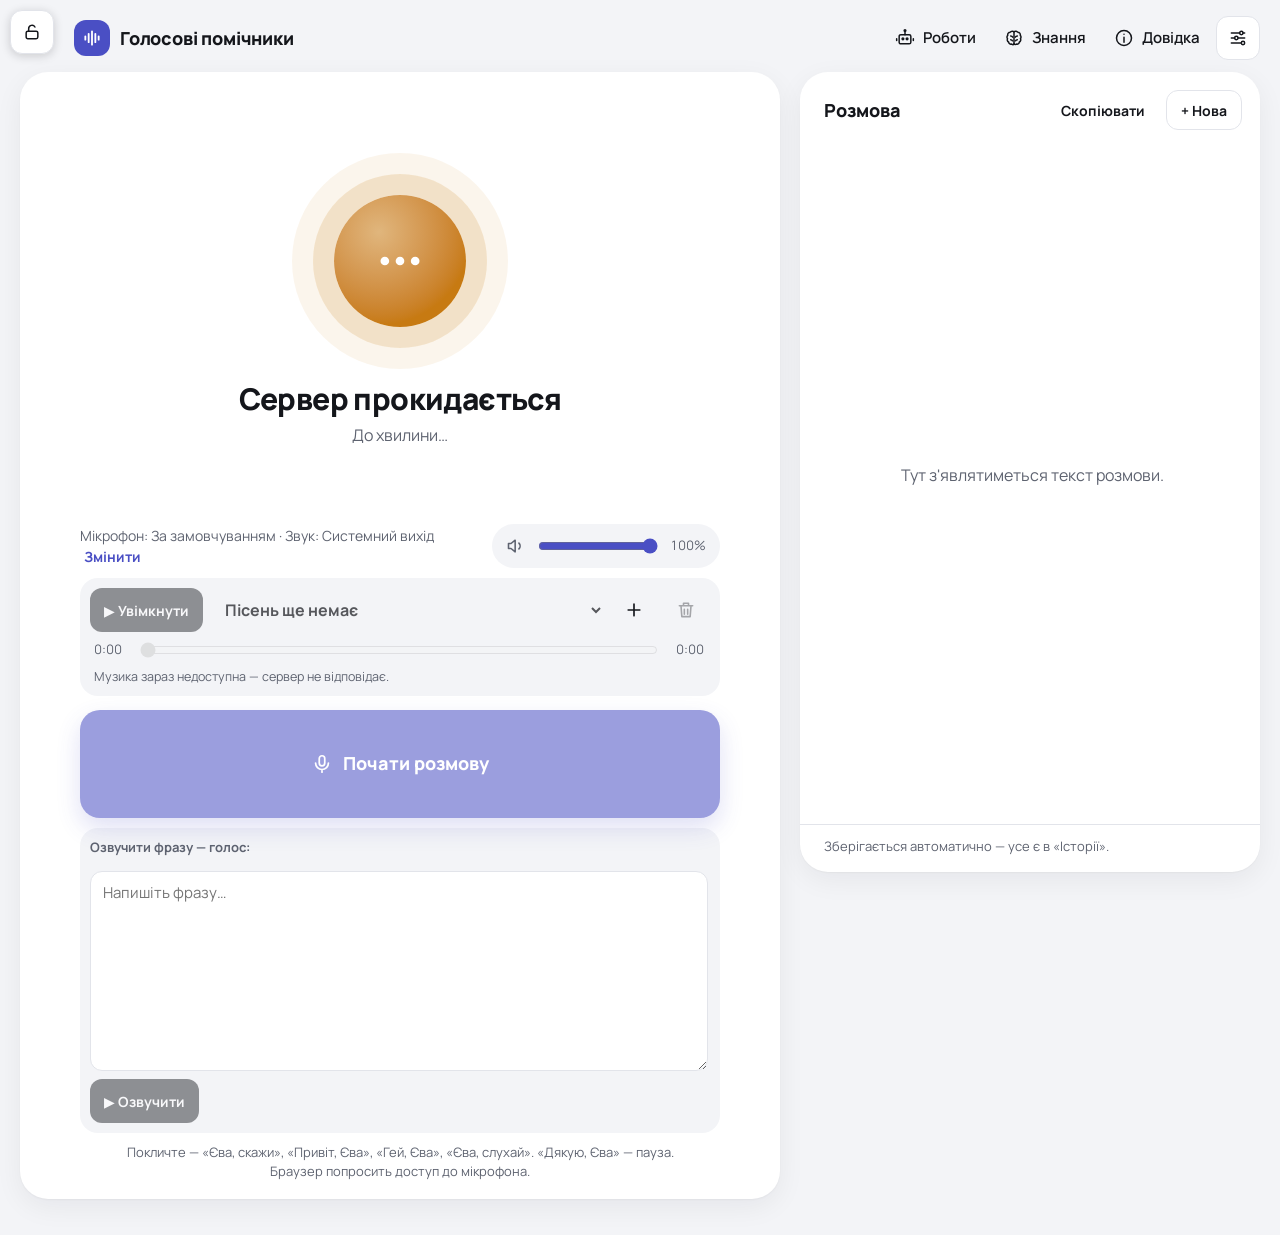
<file: web/index.html>
<!doctype html>
<html lang="uk">
<head>
  <meta charset="utf-8">
  <meta name="viewport" content="width=device-width, initial-scale=1, viewport-fit=cover">
  <title>Голосові помічники</title>
  <meta name="description" content="Голосові помічники з характером: розмова голосом через GPT-Live.">
  <link rel="icon" type="image/png" sizes="32x32" href="favicon-32.png">
  <link rel="icon" type="image/png" sizes="48x48" href="favicon-48.png">
  <link rel="apple-touch-icon" href="apple-touch-icon.png">
  <link rel="stylesheet" href="style.css?v=20261113">
  <link rel="stylesheet" href="app.css?v=20261118a">
  <link rel="stylesheet" href="robots.css?v=20261125">
  <script src="config.js"></script>
  <script src="app.js?v=20261117a" defer></script>
  <script src="ui.js?v=20261117" defer></script>
  <script src="robots.js?v=20261125" defer></script>
</head>
<body class="home">
  <button id="lockView" class="icon-square" type="button" aria-pressed="false" aria-label="Закріпити сторінку"
    title="Закріпити сторінку: вона зупиниться на цьому місці й не рухатиметься, кнопки працюють"><svg class="nav-icon" viewBox="0 0 24 24" aria-hidden="true"><rect x="5" y="11" width="14" height="9" rx="2"/><path class="lock-open" d="M8 11V8a4 4 0 0 1 7.5-2"/><path class="lock-closed" d="M8 11V8a4 4 0 0 1 8 0v3"/></svg></button>
  <header class="topbar">
    <div class="brand">
      <span class="brand-mark" aria-hidden="true"><svg viewBox="0 0 24 24"><path d="M4 10v4M8 7v10M12 4v16M16 7v10M20 10v4"/></svg></span>
      <span class="brand-name">Голосові помічники</span>
    </div>
    <nav class="topnav" aria-label="Сторінки">
      <button id="robotsBtn" class="top-link robots-btn" type="button" aria-expanded="false" aria-controls="robotsPanel"
        title="Роботи: джойстик і руки, поки помічник говорить"><svg class="nav-icon" viewBox="0 0 24 24" aria-hidden="true"><rect x="5" y="8" width="14" height="11" rx="2"/><path d="M12 8V4"/><circle cx="12" cy="3" r="1"/><circle cx="9.5" cy="13" r="1"/><circle cx="14.5" cy="13" r="1"/><path d="M2 13v2M22 13v2"/></svg><span class="wide-only">Роботи</span></button>
      <a id="knowledgeLink" class="top-link" href="knowledge.html"
        title="Список гостей і факти про подію для консьєржа: завантажити таблицю чи документ"><svg class="nav-icon" viewBox="0 0 24 24" aria-hidden="true"><path d="M12 4.5v15"/><path d="M12 4.5C11 3.5 8.5 3.5 7.5 5 5.5 5 4 6.8 4.5 8.8 3.3 9.8 3.3 11.8 4.3 12.8 3.5 14 4 16 5.5 16.8 5.5 18.5 7.3 19.8 9 19.2 10 20 11.5 20 12 19.5"/><path d="M12 4.5c1-1 3.5-1 4.5.5 2 0 3.5 1.8 3 3.8 1.2 1 1.2 3 .2 4 .8 1.2.3 3.2-1.2 4 0 1.7-1.8 3-3.5 2.4-1 .8-2.5.8-3-.7"/><path d="M8 9.5c1 0 2 .5 2.5 1.5M16 9.5c-1 0-2 .5-2.5 1.5M8 14c1 0 1.8.5 2.2 1.4M16 14c-1 0-1.8.5-2.2 1.4"/></svg><span class="wide-only">Знання</span></a>
      <a id="historyLink" class="top-link" hidden href="history.html" title="Усі збережені розмови"><svg class="nav-icon" viewBox="0 0 24 24" aria-hidden="true"><path d="M12 4.5v15"/><path d="M12 4.5C11 3.5 8.5 3.5 7.5 5 5.5 5 4 6.8 4.5 8.8 3.3 9.8 3.3 11.8 4.3 12.8 3.5 14 4 16 5.5 16.8 5.5 18.5 7.3 19.8 9 19.2 10 20 11.5 20 12 19.5"/><path d="M12 4.5c1-1 3.5-1 4.5.5 2 0 3.5 1.8 3 3.8 1.2 1 1.2 3 .2 4 .8 1.2.3 3.2-1.2 4 0 1.7-1.8 3-3.5 2.4-1 .8-2.5.8-3-.7"/><path d="M8 9.5c1 0 2 .5 2.5 1.5M16 9.5c-1 0-2 .5-2.5 1.5M8 14c1 0 1.8.5 2.2 1.4M16 14c-1 0-1.8.5-2.2 1.4"/></svg><span class="wide-only">Історія</span></a>
      <a id="settingsLink" class="top-link" href="settings.html" aria-label="Довідка"
        title="Версія й моделі, довідка"><svg class="nav-icon" viewBox="0 0 24 24" aria-hidden="true"><circle cx="12" cy="12" r="9"/><path d="M12 11v6M12 7.5v.01"/></svg><span class="wide-only">Довідка</span></a>
      <button id="drawerOpen" class="icon-square" type="button" aria-label="Налаштування розмови"
        aria-controls="drawer" aria-expanded="false" title="Пристрої, звук, поведінка"><svg class="nav-icon" viewBox="0 0 24 24" aria-hidden="true"><path d="M4 6h10M18 6h2M4 12h4M12 12h8M4 18h12"/><circle cx="16" cy="6" r="2"/><circle cx="10" cy="12" r="2"/><circle cx="18" cy="18" r="2"/></svg></button>
    </nav>
  </header>

  <main class="layout">
    <section class="stage call" aria-label="Розмова голосом">
      <div class="stage-top">
        <nav id="characters" class="chars" role="tablist" aria-label="Персонаж"></nav>
        <p id="meter" class="meter-pill" hidden
          title="Час, поки відкрита сесія GPT-Live (разом з першими 15 с паузи), і орієнтовна ціна за ним. Інструменти й підсумок фонового слухання оплачуються окремо й тут не враховані."></p>
      </div>
      <!-- «Консьєрж» is hidden for now (the code stays): the page always opens an assistant call. -->
      <button id="modeAssistant" type="button" hidden></button>
      <button id="modeConcierge" type="button" hidden></button>

      <div class="voice-block">
        <p id="voiceInfo" class="char-info"></p>
        <div id="voiceVariantRow" class="voice-variant" hidden>
          <label class="sr-only" for="voiceVariant">Голос</label>
          <div class="voice-pick">
            <select id="voiceVariant">
              <option value="own">Створений голос (новий)</option>
              <option value="preset">Старий голос (пресет)</option>
            </select>
            <button id="voicePreview" class="pill-btn" disabled>▶ Прослухати</button>
          </div>
          <p id="voiceVariantInfo" class="hint"></p>
        </div>
        <!-- The picked character: set by the buttons above, kept here for the page's logic. -->
        <select id="voice" disabled hidden><option>Завантаження…</option></select>
        <button id="voiceApply" class="btn primary wide" hidden>Застосувати</button>
      </div>

      <div class="orb-area">
        <div class="orb"><span id="dot" class="dot" aria-hidden="true"></span></div>
        <div class="status-block">
          <p id="statusTitle" class="status-title" aria-hidden="true">Готові до розмови</p>
          <p id="statusSub" class="status-sub" aria-hidden="true"></p>
          <span id="status" class="sr-only" role="status">Не підключено</span>
        </div>
        <p id="caption" class="caption" aria-hidden="true"></p>
        <video id="cameraView" class="camera-view" autoplay muted playsinline hidden></video>

        <div id="concierge" class="concierge" hidden data-off>
          <div class="guest-line">
            <span class="muted small">Гість</span>
            <strong id="guestName">ще не назвався</strong>
            <span id="guestBadge" class="guest-badge" hidden></span>
          </div>
          <div class="checkin-line">
            <span id="checkinCount" class="muted small">Відмічено гостей: —</span>
            <button id="checkinReset" class="btn ghost small-btn" type="button">Скинути відмітки</button>
          </div>
          <label class="setting check-setting" for="checkQuestion">
            <span class="setting-text">
              <span class="setting-title">Перевірочне питання</span>
              <span id="checkQuestionInfo" class="hint">Після імені помічник питає щось із запису гостя (посаду, хобі…).</span>
            </span>
            <input id="checkQuestion" type="checkbox" class="switch" role="switch" checked>
          </label>
          <p id="conciergeInfo" class="hint">Помічник вітає людину, питає ім'я, звіряє його зі списком у «Знаннях» (двоє з
            однаковим ім'ям — питає прізвище) і ставить одне перевірочне питання. Потім — «Наступний гість».</p>
        </div>
      </div>

      <div class="stage-bottom">
        <div class="device-row">
          <p id="callDevices" class="call-devices"><span id="callDevicesText"></span>
            <a href="#devices" class="call-devices-link">Змінити</a></p>
          <div class="volume">
            <label for="volume" class="sr-only">Гучність</label>
            <span class="volume-icon" aria-hidden="true"></span>
            <input id="volume" type="range" min="0" max="100" step="5">
            <span id="volumeValue" class="volume-value"></span>
          </div>
        </div>

        <section id="musicCard" class="player" aria-label="Музика">
          <!-- Extensions and audio types, not «audio/*»: with the wildcard iOS offers the photo library and the camera first. -->
          <input id="songFile" type="file" accept=".mp3,.m4a,.aac,.wav,.ogg,.opus,.flac,audio/mpeg,audio/mp4,audio/x-m4a,audio/aac,audio/wav,audio/x-wav,audio/ogg,audio/flac" multiple hidden>
          <div class="player-row">
            <button id="songPlay" class="song-play" type="button" disabled>▶ Увімкнути</button>
            <select id="songSelect" aria-label="Пісня" disabled><option>Пісень ще немає</option></select>
            <label class="icon-btn-soft icon-plus" for="songFile" title="Додати пісню"><span class="sr-only">Додати пісню</span></label>
            <button id="songDelete" class="icon-btn-soft icon-trash" type="button" title="Видалити пісню" disabled><span class="sr-only">Видалити</span></button>
          </div>
          <div class="song-seek">
            <span id="songTime">0:00</span>
            <input id="songSeek" type="range" min="0" max="0" step="1" value="0" aria-label="Позиція в пісні" disabled>
            <span id="songDuration">0:00</span>
          </div>
          <p id="songInfo" class="player-info">Пісні спільні для всіх. Поки грає пісня, помічник мовчить і не чує; якщо розмова ще йде — пісня чекає 5 с тиші.</p>
        </section>

        <div class="controls">
          <button id="micMute" class="ctl ctl-mic" type="button" aria-pressed="false" hidden>Вимкнути мікрофон</button>
          <button id="resume" class="ctl ctl-main ctl-play" hidden>Продовжити</button>
          <button id="pause" class="ctl ctl-main ctl-pause" hidden>Пауза</button>
          <button id="talk" class="btn primary big">Почати розмову</button>
          <button id="nextGuest" class="btn" hidden>Наступний гість</button>
        </div>
        <section id="speakCard" class="player speak" aria-label="Озвучити фразу">
          <label for="speakText" class="speak-title">Озвучити фразу — голос: <span id="speakVoiceName"></span></label>
          <textarea id="speakText" rows="2" maxlength="300" placeholder="Напишіть фразу…" aria-label="Фраза"></textarea>
          <div class="player-row">
            <button id="speakBtn" class="song-play" type="button" disabled>▶ Озвучити</button>
            <p id="speakInfo" class="player-info" aria-live="polite"></p>
          </div>
        </section>
        <p id="wakeHint" class="wake-hint">Покличте помічника на ім'я — «…, скажи», «Привіт, …». «Дякую, …» — пауза.</p>
      </div>
    </section>

    <!-- «Роботи» (web/robots.js): джойстик і руки робота поруч із розмовою; з'єднання — лише поки картка відкрита. -->
    <section id="robotsPanel" class="robots-card" aria-label="Роботи" hidden></section>

    <section id="conversation" class="convo">
      <div class="convo-head">
        <h2>Розмова</h2>
        <div class="convo-actions">
          <button id="copyChat" class="pill-btn ghost">Скопіювати</button>
          <button id="newChat" class="pill-btn">+ Нова</button>
        </div>
      </div>
      <div id="log" class="log" aria-live="polite">
        <p class="muted empty">Тут з'являтиметься текст розмови.</p>
      </div>
      <p class="convo-foot">Зберігається автоматично — усе є в «Історії».</p>
    </section>
  </main>

  <div id="drawerBackdrop" class="drawer-backdrop" hidden></div>
  <aside id="drawer" class="drawer" aria-label="Налаштування розмови" hidden>
    <div class="drawer-head">
      <h2>Налаштування</h2>
      <button id="drawerClose" class="icon-square soft" type="button" aria-label="Закрити"><svg class="nav-icon" viewBox="0 0 24 24" aria-hidden="true"><path d="M6 6l12 12M18 6L6 18"/></svg></button>
    </div>

    <section id="devices" class="drawer-section">
      <h3>Пристрої</h3>
      <div class="group">
        <div class="group-row">
          <label for="micSelect">Мікрофон</label>
          <select id="micSelect"><option value="">За замовчуванням</option></select>
        </div>
        <div class="group-row">
          <label for="speakerSelect">Динамік</label>
          <select id="speakerSelect"><option value="">За замовчуванням</option></select>
          <p id="speakerFixed" class="device-fixed" hidden></p>
          <button type="button" id="speakerSystem" class="pill-btn" hidden>Обрати вихід звуку…</button>
        </div>
        <div class="group-row">
          <label for="cameraSelect">Камера</label>
          <select id="cameraSelect"><option value="">За замовчуванням</option></select>
          <!-- Phones and tablets: which side looks. Front — «подивись на мене»; back — what is in front of you. -->
          <div id="cameraFacing" class="facing" role="group" aria-label="Яка камера" hidden>
            <button type="button" class="btn" data-facing="user" aria-pressed="true">Фронтальна</button>
            <button type="button" class="btn" data-facing="environment" aria-pressed="false">Задня</button>
          </div>
        </div>
      </div>
      <p id="devicesNow" class="devices-now"></p>
      <button id="devicesAllow" class="pill-btn" type="button" hidden>Показати пристрої</button>
      <p id="devicesInfo" class="hint">Назви пристроїв з'являться, коли браузер дасть доступ до мікрофона.</p>
    </section>

    <section id="voiceCard" class="drawer-section">
      <h3>Як говорить</h3>
      <div class="settings">
        <div>
          <label for="speed">Темп</label>
          <select id="speed">
            <option value="slow">Повільніше</option>
            <option value="normal">Звичайний</option>
            <option value="fast">Швидше</option>
          </select>
        </div>
        <div>
          <label for="style">Манера</label>
          <select id="style">
            <option value="calm">Спокійна</option>
            <option value="normal">Звичайна</option>
            <option value="expressive">Емоційна</option>
          </select>
        </div>
      </div>
      <p class="hint">Темп і манера — прохання до персонажа, а не точний регулятор: діють з наступної відповіді.</p>
    </section>

    <section class="drawer-section">
      <h3>Поведінка</h3>
      <div class="group">
        <label class="setting" for="bgListen">
          <span class="setting-text">
            <span class="setting-title">Слухати фоном на паузі</span>
            <span id="bgListenInfo" class="hint">Помічник запам'ятовує, про що говорять поруч, і може нагадати.</span>
          </span>
          <input id="bgListen" type="checkbox" class="switch" role="switch" checked>
        </label>
        <label class="setting" for="voiceNow">
          <span class="setting-text">
            <span class="setting-title">Міняти голос одразу</span>
            <span id="voiceNowInfo" class="hint">Відповідь договорить уже новий персонаж.</span>
          </span>
          <input id="voiceNow" type="checkbox" class="switch" role="switch" checked>
        </label>
        <label class="setting" for="btSpeaker">
          <span class="setting-text">
            <span class="setting-title">Bluetooth-колонка</span>
            <span class="hint">Увімкніть, якщо колонка «зникає» й звук іде з телефону, як на дзвінку: мікрофон тоді без шумо- й ехозаглушення (вона може чути сама себе). Запам'ятовується.</span>
          </span>
          <input id="btSpeaker" type="checkbox" class="switch" role="switch">
        </label>
        <label class="setting" for="camera">
          <span class="setting-text">
            <span class="setting-title">Камера</span>
            <span id="cameraInfo" class="hint">Попросіть «…, подивись» — погляд через камеру.</span>
          </span>
          <input id="camera" type="checkbox" class="switch" role="switch">
        </label>
      </div>
    </section>
  </aside>

  <dialog id="noMic" class="dialog" aria-labelledby="noMicTitle">
    <h2 id="noMicTitle">Мікрофон у цьому браузері недоступний</h2>
    <p id="noMicText"></p>
    <p id="noMicIos" class="hint" hidden>Apple змушує всі браузери на iPhone працювати на рушії Safari, і цей
      браузер не передає сторінкам мікрофон — тому вікно дозволу навіть не з'являється. Якщо потрібен саме він:
      «Параметри» → «Застосунки» → браузер → «Мікрофон» (увімкніть, якщо є), оновіть його й перезапустіть.</p>
    <div class="row">
      <a id="openSafari" class="btn primary" href="#">Відкрити в Safari</a>
      <button id="copyLink" class="btn" type="button">Скопіювати посилання</button>
      <button id="noMicClose" class="btn ghost" type="button">Зрозуміло</button>
    </div>
  </dialog>
  <audio id="remote" autoplay></audio>
</body>
</html>
</file>
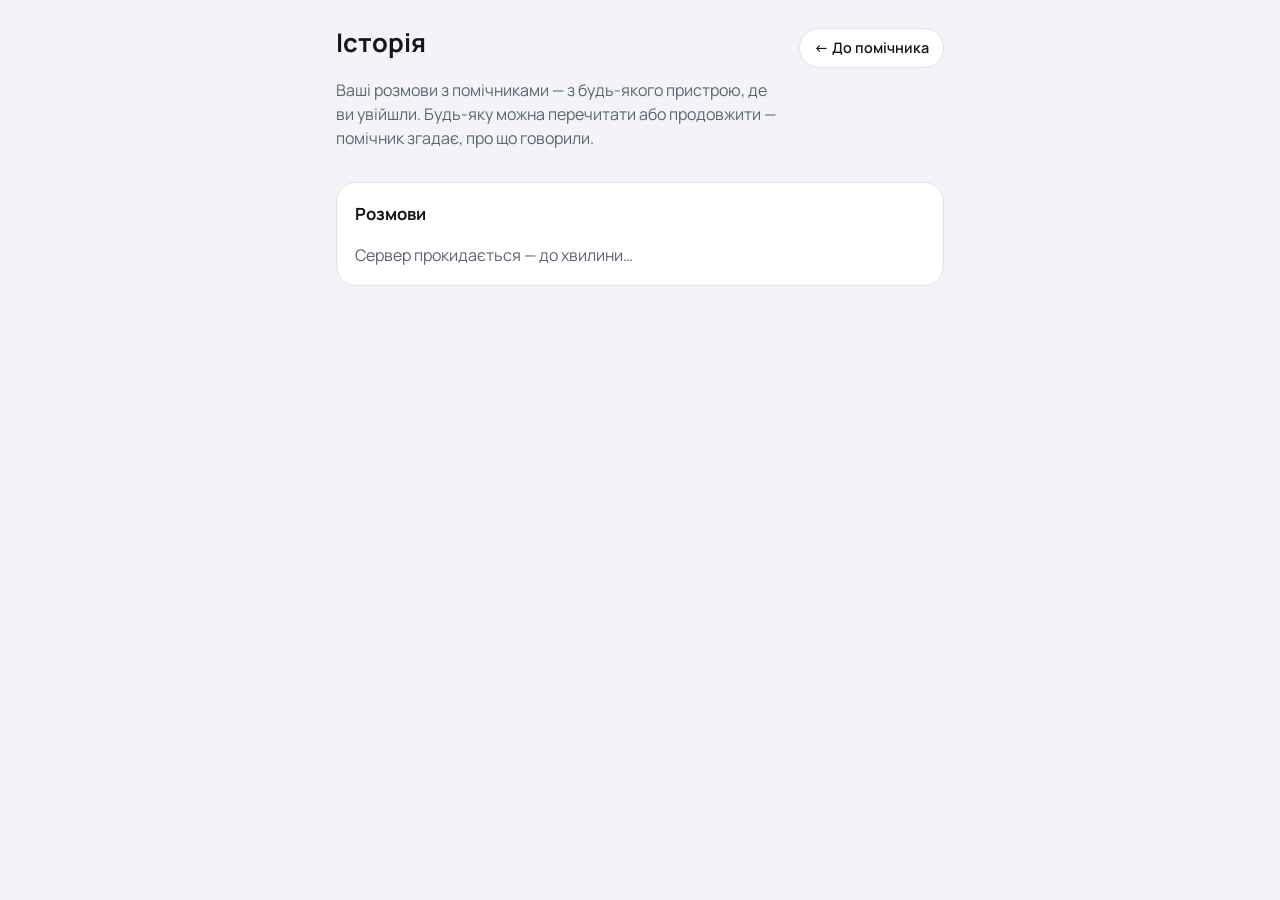
<file: web/history.html>
<!doctype html>
<html lang="uk">
<head>
  <meta charset="utf-8">
  <meta name="viewport" content="width=device-width, initial-scale=1">
  <title>Голосові помічники — історія</title>
  <meta name="description" content="Збережені розмови з помічниками: перегляд, продовження, видалення.">
  <meta name="robots" content="noindex, nofollow">
  <link rel="icon" type="image/png" sizes="32x32" href="favicon-32.png">
  <link rel="icon" type="image/png" sizes="48x48" href="favicon-48.png">
  <link rel="apple-touch-icon" href="apple-touch-icon.png">
  <link rel="stylesheet" href="style.css">
  <script src="config.js"></script>
  <script src="history.js" defer></script>
</head>
<body>
  <main class="wrap">
    <header class="page-head">
      <div>
        <h1>Історія</h1>
        <p class="sub">Ваші розмови з помічниками — з будь-якого пристрою, де ви увійшли. Будь-яку можна перечитати або
          продовжити — помічник згадає, про що говорили.</p>
      </div>
      <a id="backLink" class="nav-btn header-link" href="index.html">← До помічника</a>
    </header>

    <p id="storageNote" class="banner" hidden></p>

    <section class="card">
      <div class="card-head">
        <h2>Розмови</h2>
        <span id="count" class="muted small"></span>
      </div>
      <p id="msg" class="status-msg" role="status" hidden></p>
      <div id="list" class="sets"><p class="muted empty">Завантаження…</p></div>
    </section>
  </main>
</body>
</html>
</file>
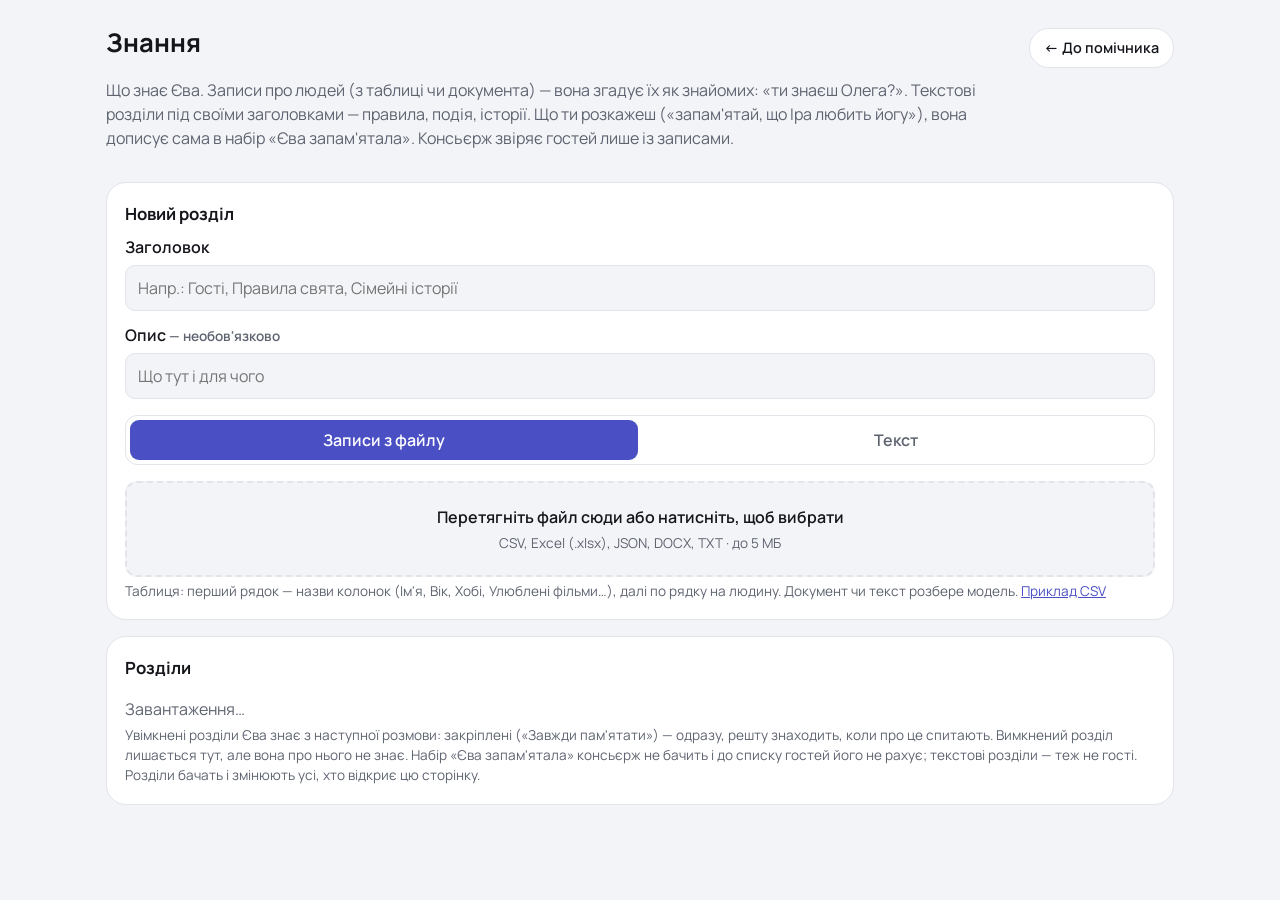
<file: web/knowledge.html>
<!doctype html>
<html lang="uk">
<head>
  <meta charset="utf-8">
  <meta name="viewport" content="width=device-width, initial-scale=1">
  <title>Голосові помічники — знання</title>
  <meta name="description" content="Що знає Єва: розділи із записами про людей і текстові розділи з правилами, подіями, історіями.">
  <meta name="robots" content="noindex, nofollow">
  <link rel="stylesheet" href="style.css">
  <script src="config.js"></script>
  <script src="knowledge.js" defer></script>
</head>
<body>
  <main class="wrap wide">
    <header class="page-head">
      <div>
        <h1>Знання</h1>
        <p class="sub">Що знає Єва. Записи про людей (з таблиці чи документа) — вона згадує їх як знайомих: «ти знаєш
          Олега?». Текстові розділи під своїми заголовками — правила, подія, історії. Що ти розкажеш («запам'ятай, що Іра
          любить йогу»), вона дописує сама в набір «Єва запам'ятала». Консьєрж звіряє гостей лише із записами.</p>
      </div>
      <a id="backLink" class="nav-btn header-link" href="index.html">← До помічника</a>
    </header>

    <p id="storageNote" class="banner" hidden></p>

    <section class="card">
      <h2>Новий розділ</h2>
      <label for="setName">Заголовок</label>
      <input id="setName" class="field" type="text" maxlength="120" placeholder="Напр.: Гості, Правила свята, Сімейні історії">
      <label for="setNote" class="gap">Опис <span class="muted small">— необов'язково</span></label>
      <input id="setNote" class="field" type="text" maxlength="1000" placeholder="Що тут і для чого">

      <nav class="mode-tabs" role="tablist" aria-label="Що додати">
        <button id="tabFile" type="button" role="tab" aria-selected="true" aria-controls="paneFile">Записи з файлу</button>
        <button id="tabText" type="button" role="tab" aria-selected="false" aria-controls="paneText">Текст</button>
      </nav>

      <div id="paneFile" role="tabpanel" aria-labelledby="tabFile">
        <label id="drop" class="drop" for="file">
          <input id="file" type="file" accept=".csv,.tsv,.xlsx,.json,.docx,.txt,.md">
          <span class="drop-title">Перетягніть файл сюди або натисніть, щоб вибрати</span>
          <span class="muted small">CSV, Excel (.xlsx), JSON, DOCX, TXT · до 5 МБ</span>
        </label>
        <p class="hint">Таблиця: перший рядок — назви колонок (Ім'я, Вік, Хобі, Улюблені фільми…), далі по рядку
          на людину. Документ чи текст розбере модель. <a id="exampleLink" href="examples/korporatyv.csv" download>Приклад CSV</a></p>
      </div>

      <div id="paneText" role="tabpanel" aria-labelledby="tabText" hidden>
        <label for="textBody" class="gap">Текст</label>
        <textarea id="textBody" class="field" rows="12" maxlength="20000"
          placeholder="## Подія&#10;Давидові виповнюється 11 років.&#10;&#10;## Як говорити&#10;Коротко, 1–3 речення…"></textarea>
        <p class="hint">Підзаголовки «## …» ділять текст на частини: коли розділ не закріплений, Єва дістає з нього
          лише потрібну частину. <span id="textCount" class="meter"></span></p>
        <label class="setting gap">
          <span class="setting-text">
            <span class="setting-title">Завжди пам'ятати</span>
            <span class="hint">Розділ іде в інструкції кожної розмови: правила, які треба тримати в кожній відповіді,
              і головне про подію. Решту краще не закріплювати — Єва знайде, коли спитають.</span>
          </span>
          <input id="textPinned" type="checkbox" class="switch" role="switch">
        </label>
        <div class="row actions">
          <button id="saveText" class="btn primary" type="button">Зберегти розділ</button>
        </div>
      </div>
      <p id="parseStatus" class="status-msg" role="status" hidden></p>

      <div id="preview" class="preview" hidden>
        <div class="card-head">
          <h3 id="previewTitle"></h3>
          <span id="previewFile" class="muted small"></span>
        </div>
        <ul id="previewWarnings" class="warnings"></ul>
        <p class="hint">Перевірте записи: зайве приберіть хрестиком. Нічого не збережено, доки не натиснете «Зберегти».</p>
        <div id="previewItems" class="records"></div>
        <p id="previewMore" class="hint" hidden></p>
        <div class="row actions">
          <button id="saveSet" class="btn primary" type="button">Зберегти набір</button>
          <button id="cancelSet" class="btn ghost" type="button">Скасувати</button>
        </div>
      </div>
    </section>

    <section class="card">
      <div class="card-head">
        <h2>Розділи</h2>
        <span id="setsCount" class="muted small"></span>
      </div>
      <p id="pinnedMeter" class="meter" hidden></p>
      <div id="sets" class="sets"><p class="muted empty">Завантаження…</p></div>
      <p class="hint">Увімкнені розділи Єва знає з наступної розмови: закріплені («Завжди пам'ятати») — одразу, решту
        знаходить, коли про це спитають. Вимкнений розділ лишається тут, але вона про нього не знає. Набір «Єва
        запам'ятала» консьєрж не бачить і до списку гостей його не рахує; текстові розділи — теж не гості. Розділи
        бачать і змінюють усі, хто відкриє цю сторінку.</p>
    </section>
  </main>
</body>
</html>
</file>
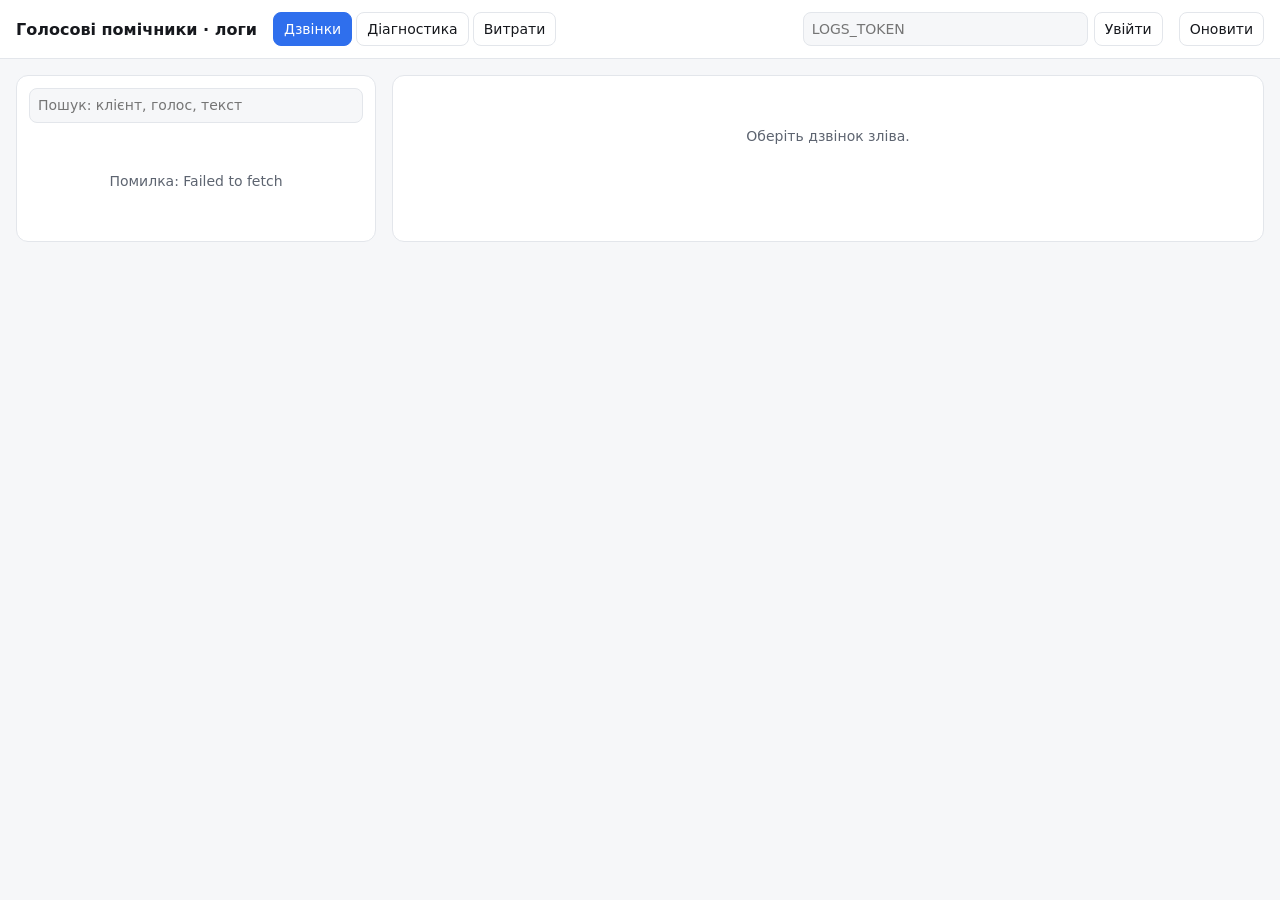
<file: web/logs.html>
<!doctype html>
<html lang="uk">
<head>
  <meta charset="utf-8">
  <meta name="viewport" content="width=device-width, initial-scale=1">
  <meta name="robots" content="noindex, nofollow">
  <title>Голосові помічники · логи</title>
  <style>
    :root {
      --bg: #f6f7f9; --card: #ffffff; --text: #16181d; --muted: #5d6470; --line: #e3e6eb;
      --accent: #2f6fed; --ok: #1f9d55; --warn: #c27c0e; --err: #d14343;
      --user: #eef3ff; --bot: #f1f2f4; --tool: #f3f0ff; --note: #fff8e6; --code: #f4f5f7;
    }
    @media (prefers-color-scheme: dark) {
      :root {
        --bg: #0f1115; --card: #171a21; --text: #e8eaed; --muted: #9aa1ad; --line: #2a2f39;
        --accent: #5b8ef5; --user: #1c2742; --bot: #1f232b; --tool: #241f38; --note: #2e2716; --code: #12151b;
      }
    }
    * { box-sizing: border-box; }
    body { margin: 0; background: var(--bg); color: var(--text); font: 14px/1.45 system-ui, -apple-system, "Segoe UI", sans-serif; }
    header { display: flex; flex-wrap: wrap; gap: 8px 16px; align-items: center; padding: 12px 16px; border-bottom: 1px solid var(--line); background: var(--card); position: sticky; top: 0; z-index: 2; }
    header h1 { font-size: 16px; margin: 0; }
    .tabs { display: flex; gap: 4px; }
    .tabs button, .btn { border: 1px solid var(--line); background: var(--card); color: var(--text); border-radius: 8px; padding: 6px 10px; font: inherit; cursor: pointer; }
    .tabs button[aria-selected="true"] { background: var(--accent); border-color: var(--accent); color: #fff; }
    .spacer { flex: 1; }
    input[type="password"], input[type="search"] { border: 1px solid var(--line); background: var(--bg); color: var(--text); border-radius: 8px; padding: 6px 8px; font: inherit; min-width: 0; }
    main { display: grid; grid-template-columns: minmax(260px, 360px) minmax(0, 1fr); gap: 16px; padding: 16px; max-width: 1400px; margin: 0 auto; }
    @media (max-width: 800px) { main { grid-template-columns: minmax(0, 1fr); } }
    main[hidden] { display: none; }
    .card { background: var(--card); border: 1px solid var(--line); border-radius: 12px; padding: 12px; min-width: 0; }
    .muted { color: var(--muted); }
    .small { font-size: 12px; }
    .calls { display: flex; flex-direction: column; gap: 6px; max-height: calc(100vh - 120px); overflow: auto; }
    .call { text-align: left; border: 1px solid var(--line); background: var(--bg); color: var(--text); border-radius: 10px; padding: 8px 10px; cursor: pointer; font: inherit; }
    .call[aria-current="true"] { border-color: var(--accent); box-shadow: 0 0 0 1px var(--accent) inset; }
    .call .top { display: flex; justify-content: space-between; gap: 8px; }
    .badge { display: inline-block; max-width: 100%; overflow-wrap: anywhere; border-radius: 6px; padding: 0 6px; font-size: 11px; border: 1px solid var(--line); color: var(--muted); }
    .badge.ok { color: var(--ok); border-color: var(--ok); }
    .badge.err { color: var(--err); border-color: var(--err); }
    .badge.live { color: var(--warn); border-color: var(--warn); }
    .meta { display: flex; flex-wrap: wrap; gap: 6px; margin: 4px 0 10px; }
    .filters { display: flex; flex-wrap: wrap; gap: 10px; align-items: center; margin-bottom: 10px; }
    .filters label { display: inline-flex; gap: 4px; align-items: center; }
    .timeline { display: flex; flex-direction: column; gap: 6px; }
    .ev { display: grid; grid-template-columns: 52px minmax(0, 1fr); gap: 8px; align-items: start; }
    .ev .t { color: var(--muted); font-size: 12px; font-variant-numeric: tabular-nums; padding-top: 6px; text-align: right; }
    .ev .b { border-radius: 10px; padding: 6px 10px; min-width: 0; overflow-wrap: anywhere; }
    .k-user .b { background: var(--user); }
    .k-eva .b { background: var(--bot); }
    .k-tool .b { background: var(--tool); }
    .k-note .b { background: var(--note); font-size: 13px; }
    .k-sys .b { color: var(--muted); font-size: 12px; padding: 2px 10px; }
    .k-err .b { border: 1px solid var(--err); color: var(--err); }
    .who { font-size: 11px; font-weight: 600; text-transform: uppercase; letter-spacing: .03em; color: var(--muted); margin-right: 6px; }
    pre { background: var(--code); border-radius: 8px; padding: 6px 8px; margin: 6px 0 0; overflow: auto; font: 12px/1.4 ui-monospace, SFMono-Regular, Menlo, monospace; white-space: pre-wrap; }
    details summary { cursor: pointer; color: var(--muted); font-size: 12px; }
    details.long summary { color: inherit; font-size: inherit; }
    details.long[open] summary { color: var(--muted); font-size: 12px; }
    table { border-collapse: collapse; width: 100%; font-size: 12px; }
    td, th { border-bottom: 1px solid var(--line); padding: 4px 6px; text-align: left; vertical-align: top; }
    .empty { padding: 24px; text-align: center; }
  </style>
</head>
<body>
  <header>
    <h1>Голосові помічники · логи</h1>
    <div class="tabs" role="tablist">
      <button id="tabCalls" role="tab" aria-selected="true">Дзвінки</button>
      <button id="tabDiag" role="tab" aria-selected="false">Діагностика</button>
      <button id="tabUsage" role="tab" aria-selected="false">Витрати</button>
    </div>
    <span class="spacer"></span>
    <form id="tokenForm" style="display:flex;gap:6px;min-width:0;flex:1 1 220px;max-width:360px">
      <input id="token" type="password" style="flex:1" placeholder="LOGS_TOKEN" autocomplete="off" aria-label="Токен логів">
      <button class="btn" type="submit">Увійти</button>
    </form>
    <button id="refresh" class="btn" type="button">Оновити</button>
  </header>

  <main id="callsView">
    <section class="card">
      <div class="filters"><input id="callSearch" type="search" placeholder="Пошук: клієнт, голос, текст" style="width:100%"></div>
      <div id="calls" class="calls"><p class="muted empty">Введіть токен.</p></div>
    </section>
    <section class="card" id="detail"><p class="muted empty">Оберіть дзвінок зліва.</p></section>
  </main>

  <main id="diagView" hidden style="grid-template-columns:1fr">
    <section class="card"><div id="diag" class="muted">…</div></section>
  </main>

  <main id="usageView" hidden style="grid-template-columns:1fr">
    <section class="card"><div id="usage" class="muted">…</div></section>
  </main>

  <script src="config.js"></script>
  <script src="logs.js"></script>
</body>
</html>
</file>
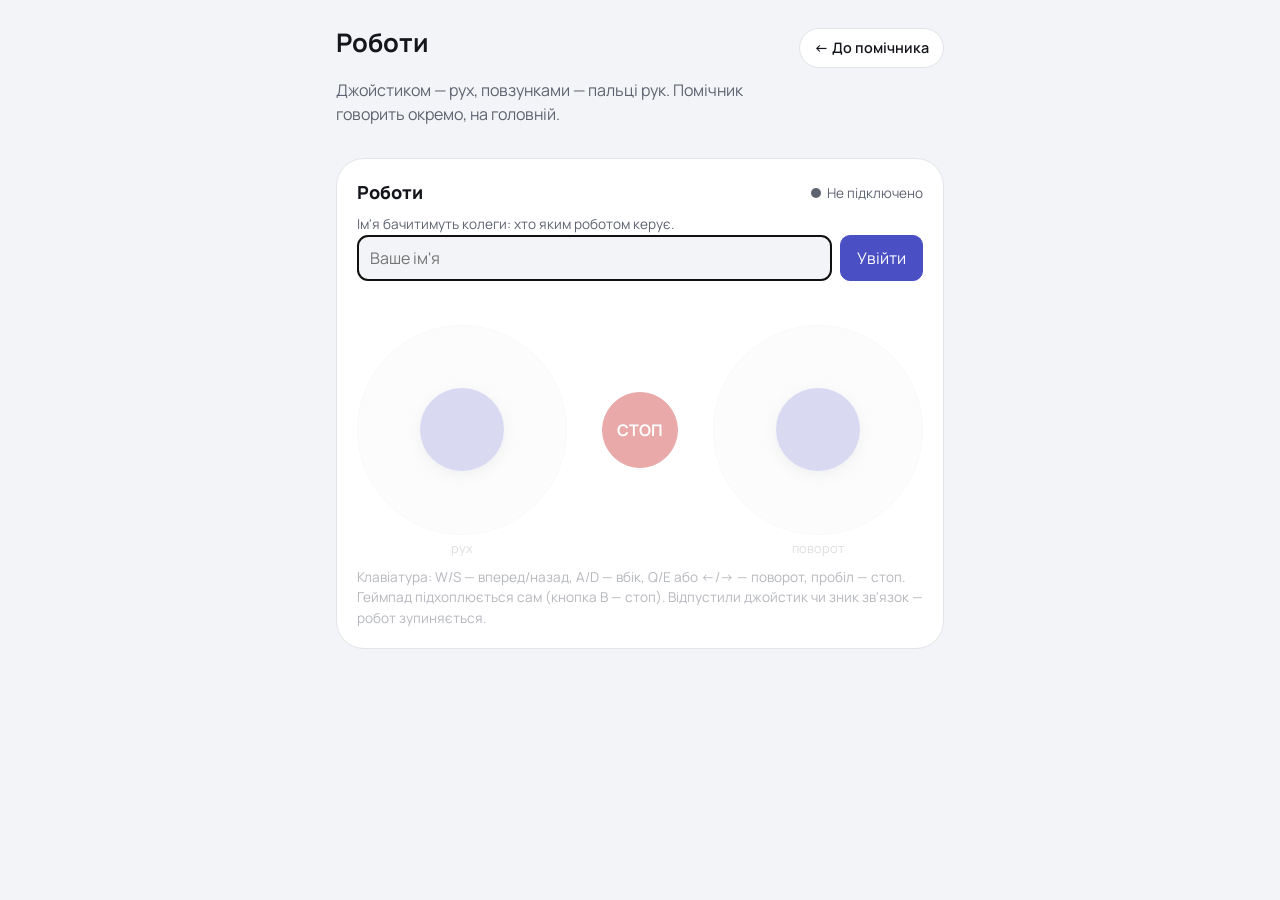
<file: web/robots.html>
<!doctype html>
<html lang="uk">
<head>
  <meta charset="utf-8">
  <meta name="viewport" content="width=device-width, initial-scale=1, maximum-scale=1, user-scalable=no">
  <title>Роботи — керування</title>
  <meta name="description" content="Керування роботами джойстиком.">
  <meta name="robots" content="noindex, nofollow">
  <link rel="icon" type="image/png" sizes="32x32" href="favicon-32.png">
  <link rel="icon" type="image/png" sizes="48x48" href="favicon-48.png">
  <link rel="apple-touch-icon" href="apple-touch-icon.png">
  <link rel="stylesheet" href="style.css">
  <link rel="stylesheet" href="robots.css?v=20261125">
  <script src="config.js"></script>
  <script src="robots.js" defer></script>
</head>
<body class="robots-page">
  <main class="wrap">
    <header class="page-head">
      <div>
        <h1>Роботи</h1>
        <p class="sub">Джойстиком — рух, повзунками — пальці рук. Помічник говорить окремо, на головній.</p>
      </div>
      <a class="nav-btn header-link" href="index.html">← До помічника</a>
    </header>
    <!-- Та сама панель, що на головній (web/robots.js), лише відкрита одразу. -->
    <section id="robotsPanel" class="card robots-card" data-standalone="1" aria-label="Роботи"></section>
  </main>
</body>
</html>
</file>
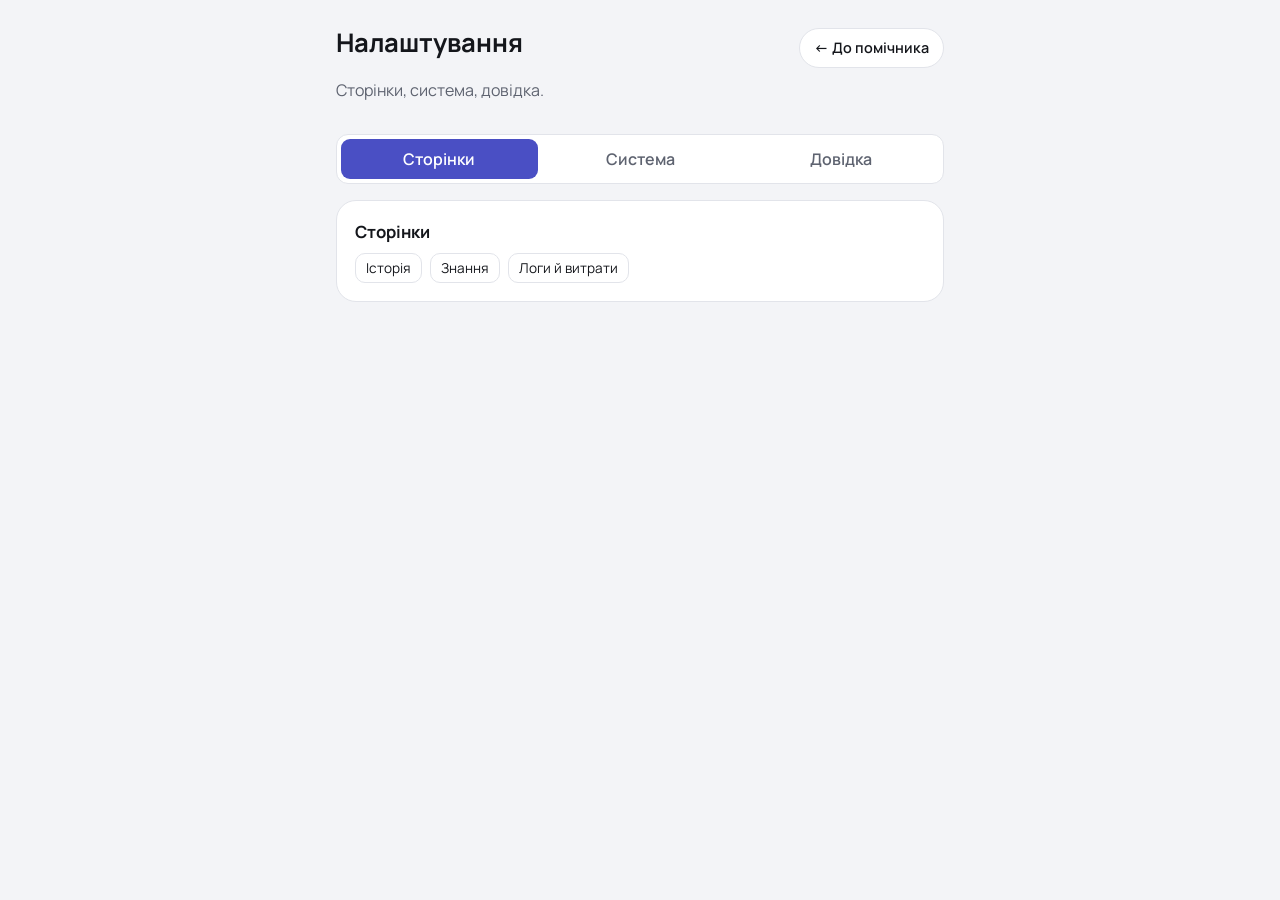
<file: web/settings.html>
<!doctype html>
<html lang="uk">
<head>
  <meta charset="utf-8">
  <meta name="viewport" content="width=device-width, initial-scale=1">
  <title>Голосові помічники — налаштування</title>
  <meta name="description" content="Сторінки, версія й моделі, довідка.">
  <meta name="robots" content="noindex, nofollow">
  <link rel="icon" type="image/png" sizes="32x32" href="favicon-32.png">
  <link rel="icon" type="image/png" sizes="48x48" href="favicon-48.png">
  <link rel="apple-touch-icon" href="apple-touch-icon.png">
  <link rel="stylesheet" href="style.css">
  <script src="config.js"></script>
  <script src="settings.js" defer></script>
</head>
<body>
  <main class="wrap">
    <header class="page-head">
      <div>
        <h1>Налаштування</h1>
        <p class="sub" id="whoami">Сторінки, система, довідка.</p>
      </div>
      <a id="backLink" class="nav-btn header-link" href="index.html">← До помічника</a>
    </header>

    <nav class="mode-tabs" role="tablist" aria-label="Розділи налаштувань">
      <button id="tab-pages" role="tab" type="button" aria-selected="true" aria-controls="view-pages">Сторінки</button>
      <button id="tab-system" role="tab" type="button" aria-selected="false" aria-controls="view-system">Система</button>
      <button id="tab-help" role="tab" type="button" aria-selected="false" aria-controls="view-help">Довідка</button>
    </nav>

    <p id="msg" class="status-msg" role="status" hidden></p>

    <!-- ── Сторінки ── -->
    <div id="view-pages" role="tabpanel" aria-labelledby="tab-pages">
      <section class="card">
        <h2>Сторінки</h2>
        <div class="row links">
          <a class="btn small-btn" data-page="history.html" href="history.html">Історія</a>
          <a class="btn small-btn" data-page="knowledge.html" href="knowledge.html">Знання</a>
          <a class="btn small-btn" data-page="logs.html" href="logs.html">Логи й витрати</a>
        </div>
      </section>
    </div>

    <!-- ── Система ── -->
    <div id="view-system" role="tabpanel" aria-labelledby="tab-system" hidden>
      <section class="card">
        <div class="card-head">
          <h2>Версія</h2>
          <button id="refreshSystem" class="btn ghost small-btn" type="button">Оновити</button>
        </div>
        <dl class="kv">
          <dt>Коміт</dt><dd id="sysCommit">—</dd>
          <dt>Гілка</dt><dd id="sysBranch">—</dd>
          <dt>Сервер запущено</dt><dd id="sysStarted">—</dd>
          <dt>Де працює</dt><dd id="sysHost">—</dd>
          <dt>Сторінка</dt><dd id="sysFront">—</dd>
        </dl>
        <p class="hint">Коміт — версія коду, яку зараз розгорнуто на сервері. Новий коміт у main розгортається сам за кілька хвилин.</p>
      </section>

      <section class="card">
        <h2>Моделі</h2>
        <dl class="kv">
          <dt>Голос (розмова)</dt><dd id="sysLive">—</dd>
          <dt>Бекенд (інструменти, пошук, перевірка гостей)</dt><dd id="sysBackend">—</dd>
          <dt>Глибина міркувань бекенду</dt><dd id="sysEffort">—</dd>
          <dt>Голос за замовчуванням</dt><dd id="sysVoice">—</dd>
        </dl>
        <p class="hint">Помічники говорять через OpenAI GPT-Live; коли треба щось знайти, перевірити чи подивитися в камеру, вони доручають це моделі бекенду.</p>
      </section>

      <section class="card">
        <h2>Сервіси</h2>
        <dl class="kv">
          <dt>Пошук в інтернеті</dt><dd id="sysSearch">—</dd>
          <dt>База даних</dt><dd id="sysDb">—</dd>
          <dt>Логи дзвінків</dt><dd id="sysLogs">—</dd>
          <dt>Знання</dt><dd id="sysKnowledge">—</dd>
        </dl>
      </section>

      <section class="card">
        <h2>Ліміти й ціни</h2>
        <dl class="kv">
          <dt>Найдовша сесія</dt><dd id="sysSession">—</dd>
          <dt>Пауза закриває сесію через</dt><dd id="sysPause">—</dd>
          <dt>Тиша ставить на паузу через</dt><dd id="sysIdle">—</dd>
          <dt>Ціна розмови</dt><dd id="sysPrice">—</dd>
        </dl>
        <p class="hint">Платимо за кожну хвилину відкритої сесії, навіть коли всі мовчать. Тому пауза й тиша закривають її самі.</p>
      </section>

      <section id="usageCard" class="card" hidden>
        <h2>Витрати за 30 днів</h2>
        <dl class="kv">
          <dt>Дзвінків</dt><dd id="useCalls">—</dd>
          <dt>Хвилин</dt><dd id="useMinutes">—</dd>
          <dt>Разом</dt><dd id="useUsd">—</dd>
          <dt>Останній день</dt><dd id="useLast">—</dd>
        </dl>
        <p class="hint">Орієнтовно, за хвилинами й токенами. Точна сума — у кабінеті OpenAI. По днях і браузерах — <a data-page="logs.html" href="logs.html">Логи → «Витрати»</a>.</p>
      </section>
    </div>

    <!-- ── Довідка ── -->
    <div id="view-help" role="tabpanel" aria-labelledby="tab-help" hidden>
      <section class="card guide">
        <h2>Як користуватись</h2>
        <details open>
          <summary>Помічник</summary>
          <p>Натисніть «Почати розмову» і говоріть, як з людиною. Помічник відповідає голосом, шукає в інтернеті, дивиться
            в камеру («що в мене в руці?»), знає те, що команда завантажила в «Знання».</p>
          <p>«Пауза» — помічник перестає слухати і сесія за 15 с закривається (гроші не йдуть). Покличте його на ім'я
            («Степан, скажи», «Привіт, Мілано») або натисніть «Продовжити» — і розмова йде далі з усією пам'яттю.</p>
        </details>
        <details>
          <summary>Консьєрж</summary>
          <p>Режим для входу на подію: помічник вітає гостя, питає ім'я, звіряє зі списком у «Знаннях» і ставить одне
            перевірочне питання про факт із запису (хобі, улюблену їжу…). Правильна відповідь — «проходьте», ні — кличе
            когось із команди.</p>
          <p>Після кожного гостя — «Наступний гість». Перед новою подією натисніть «Скинути відмітки»: тоді всі
            можуть пройти знову.</p>
        </details>
        <details>
          <summary>Знання</summary>
          <p>Завантажте таблицю (CSV, Excel), JSON чи документ: перший рядок — назви колонок, далі по рядку на людину.
            Перед збереженням видно всі записи. Увімкнені набори Єва й консьєрж знають з наступної розмови; набір «Єва запам'ятала» (те, що вона сама записала) консьєрж не бачить.</p>
          <p>Додавати, вмикати, вимикати й видаляти набори може кожен.</p>
        </details>
        <details>
          <summary>Історія</summary>
          <p>Кожна розмова зберігається на сервері для цього браузера. Будь-яку можна перечитати,
            продовжити (помічник згадає, про що говорили) або видалити. «Нова розмова» починає з чистого аркуша.</p>
        </details>
        <details>
          <summary>Голос і пристрої</summary>
          <p>На головній сторінці — персонаж (у кожного свій голос, характер та ім'я, на яке він відгукується),
            швидкість і манера мовлення, а також мікрофон, динамік і камера. Персонажа можна змінити й словами: «зміни
            голос на Мілану», «постав чоловічий голос».</p>
        </details>
        <details>
          <summary>Як не витрачати зайвого</summary>
          <p>Ставте на паузу, коли не говорите, і закривайте вкладку після розмови. Не лишайте розмову відкритою в
            галасливій кімнаті. Для перевірки змін у коді — тести й заглушки, а не серії живих дзвінків.</p>
        </details>
      </section>
    </div>

  </main>
</body>
</html>
</file>
<file: web/style.css>
@import url("https://fonts.googleapis.com/css2?family=Manrope:wght@400;500;600;700;800&display=swap");
:root {
  --bg: #f3f4f7;
  --card: #ffffff;
  --text: #14161b;
  --muted: #5e6370;
  --line: #e2e4ea;
  --accent: #4a4fc4;
  --accent-text: #ffffff;
  --ok: #1f9d55;
  --warn: #c27c0e;
  --err: #d14343;
  --user: #ececfb;
  --bot: #f1f2f4;
  --switch-off: #cfd4dc;
}
@media (prefers-color-scheme: dark) {
  :root {
    --bg: #0f1115;
    --card: #171a21;
    --text: #e8eaed;
    --muted: #9aa1ad;
    --line: #2a2f39;
    --accent: #8b8ff0;
    --accent-text: #14161b;
    --user: #262a4d;
    --bot: #1f232b;
    --switch-off: #3a404c;
  }
}
* { box-sizing: border-box; }
body {
  margin: 0;
  background: var(--bg);
  color: var(--text);
  font: 16px/1.5 Manrope, system-ui, -apple-system, "Segoe UI", Roboto, sans-serif;
}
.wrap { max-width: 640px; margin: 0 auto; padding: 24px 16px 48px; }
h1 { font-size: 1.6rem; margin: 0 0 4px; }
h2 { font-size: 1.05rem; margin: 0 0 8px; }
.sub, .muted { color: var(--muted); }
.small { font-size: 0.85rem; }
.card {
  background: var(--card);
  border: 1px solid var(--line);
  border-radius: 20px;
  padding: 18px;
  margin-top: 16px;
}
.row { display: flex; gap: 8px; flex-wrap: wrap; align-items: center; }
.row[hidden] { display: none; }
input, select, textarea {
  flex: 1 1 200px;
  min-width: 0;
  padding: 10px 12px;
  border-radius: 10px;
  border: 1px solid var(--line);
  background: var(--bg);
  color: var(--text);
  font: inherit;
}
select { width: 100%; cursor: pointer; }
label { display: block; font-weight: 600; margin-bottom: 6px; }
.btn {
  padding: 10px 16px;
  border-radius: 10px;
  border: 1px solid var(--line);
  background: var(--card);
  color: var(--text);
  font: inherit;
  cursor: pointer;
}
.btn:disabled { opacity: 0.55; cursor: default; }
.btn.primary { background: var(--accent); border-color: var(--accent); color: var(--accent-text); }
.btn.ghost { background: transparent; }
.btn.big { width: 100%; padding: 16px; font-size: 1.1rem; font-weight: 600; margin: 12px 0 4px; }
.btn.danger { background: var(--err); border-color: var(--err); color: #fff; }
.hint { margin: 4px 0 0; font-size: 0.85rem; color: var(--muted); }
.status-line { display: flex; align-items: center; gap: 8px; font-weight: 600; }
.dot { width: 10px; height: 10px; border-radius: 50%; background: var(--muted); }
.dot.live { background: var(--ok); animation: pulse 1.4s infinite; }
.dot.busy { background: var(--warn); }
.dot.err { background: var(--err); }
.dot.wait { background: var(--accent); }
.dot.think { background: var(--warn); animation: pulse 0.8s infinite; }
.dot.speak { background: var(--accent); animation: pulse 0.6s infinite; }
.call .row { margin-top: 8px; }
.call .row .btn { flex: 1 1 140px; }
.settings { display: grid; grid-template-columns: repeat(auto-fit, minmax(160px, 1fr)); gap: 12px; margin: 16px 0 12px; }
.settings select { width: 100%; }
input[type="range"] { width: 100%; padding: 0; border: 0; background: none; accent-color: var(--accent); }
.small-btn { padding: 4px 10px; font-size: 0.85rem; }
.card > .row + .settings, .card > .hint + .row { margin-top: 8px; }
@keyframes pulse { 50% { opacity: 0.35; } }

/* A setting row: what it does on the left, an on/off switch on the right. */
.setting {
  display: flex; align-items: center; justify-content: space-between; gap: 16px;
  margin: 16px 0 0; padding-top: 14px; border-top: 1px solid var(--line);
  font-weight: normal; cursor: pointer;
}
.setting-text { display: flex; flex-direction: column; min-width: 0; }
.setting-title { font-weight: 600; }
.setting .hint { margin: 2px 0 0; }
.switch {
  appearance: none; -webkit-appearance: none;
  flex: 0 0 auto; width: 52px; height: 30px; min-width: 52px;
  margin: 0; padding: 0; border: 0; border-radius: 999px;
  background: var(--switch-off); position: relative; cursor: pointer;
  transition: background 0.2s ease;
}
.switch::before {
  content: ""; position: absolute; top: 3px; left: 3px;
  width: 24px; height: 24px; border-radius: 50%;
  background: #fff; box-shadow: 0 1px 3px rgba(0, 0, 0, 0.3);
  transition: transform 0.2s ease;
}
.switch:checked { background: var(--accent); }
.switch:checked::before { transform: translateX(22px); }
.switch:focus-visible { outline: 2px solid var(--accent); outline-offset: 3px; }

h2 label { display: inline; margin: 0; font-weight: inherit; }
.voice-pick { flex-wrap: nowrap; }
.voice-pick select { flex: 1 1 0; width: auto; }
.voice-pick .btn { flex: 0 0 auto; white-space: nowrap; }
.call .voice-block { margin-top: 12px; }
.call .voice-block .block-label { display: block; font-weight: 600; margin-bottom: 6px; }
.call .voice-block .voice-pick { margin-top: 0; }
.call .voice-block .voice-pick .btn { flex: 0 0 auto; }
.call .voice-block + .btn.big { margin-top: 12px; }
.btn.wide { width: 100%; margin-top: 8px; }
.label-row { display: flex; justify-content: space-between; align-items: baseline; margin-top: 4px; }
.label-row label { margin-bottom: 6px; }
.card-head { display: flex; justify-content: space-between; align-items: center; gap: 8px; }
.head-actions { display: flex; gap: 6px; flex-wrap: wrap; justify-content: flex-end; }
.meter { margin: 6px 0 0; font-size: 0.85rem; color: var(--muted); font-variant-numeric: tabular-nums; }
.log { max-height: 50vh; overflow-y: auto; display: flex; flex-direction: column; gap: 8px; }
.msg { padding: 8px 12px; border-radius: 12px; max-width: 90%; white-space: pre-wrap; word-wrap: break-word; }
.msg.user { background: var(--user); align-self: flex-end; }
.msg.assistant { background: var(--bot); align-self: flex-start; }
.msg.system { color: var(--muted); font-size: 0.85rem; align-self: center; background: none; }
.empty { margin: 0; }
footer { margin-top: 20px; text-align: center; }



/* Devices: microphone, speaker, camera */
/* One column on a phone: two side by side cut the names to «За замовчуванн…». */
.devices { display: grid; grid-template-columns: repeat(auto-fit, minmax(260px, 1fr)); gap: 12px; }
.devices select { width: 100%; }
.devices select[hidden] { display: none; }
/* The output where the page can't pick it (iPhone, Android): a plain line, not a dropdown. */
.device-fixed { margin: 0; padding: 10px 0; overflow-wrap: anywhere; }
.camera-view {
  display: block; width: 100%; max-height: 240px; margin-top: 12px;
  border-radius: 10px; background: #000; object-fit: contain;
}
.camera-view[hidden] { display: none; }
.camera-view.mirror { transform: scaleX(-1); }
/* Фронтальна / Задня (phones): two halves of one control, the picked one filled. */
.facing { display: flex; gap: 8px; margin-top: 12px; }
.facing[hidden] { display: none; }
.facing .btn { flex: 1 1 0; padding: 10px 8px; }
.facing .btn[aria-pressed="true"] { background: var(--accent); border-color: var(--accent); color: var(--accent-text); }

/* «Мікрофон недоступний» (web/app.js showNoMic) */
.dialog { border: 1px solid var(--line); border-radius: 14px; background: var(--card); color: var(--text);
  padding: 16px; width: min(440px, calc(100vw - 32px)); box-shadow: 0 12px 40px rgba(0, 0, 0, 0.25); }
.dialog::backdrop { background: rgba(0, 0, 0, 0.45); }
.dialog h2 { margin: 0 0 8px; font-size: 1.05rem; }
.dialog p { margin: 0 0 10px; }
.dialog .row { margin-top: 12px; }
a.btn { text-decoration: none; display: inline-flex; align-items: center; justify-content: center; }
.btn[hidden] { display: none; }

/* «Зараз: мікрофон — …; звук — …» (web/app.js showDevicesNow) */
.devices-now { margin: 8px 0 0; font-size: 0.9rem; }
.devices-now:empty { display: none; }

/* In the call card: what she hears from and plays to, without scrolling down to «Пристрої». */
.call-devices { margin: 8px 0 0; font-size: 0.85rem; color: var(--muted); overflow-wrap: anywhere; }
.call-devices:has(#callDevicesText:empty) { display: none; }
.call-devices-link { color: var(--accent); white-space: nowrap; margin-left: 4px; }
#devices { scroll-margin-top: 12px; }

/* Header with a link to the other page («Знання» ↔ «← До Єви») */
.page-head { display: flex; justify-content: space-between; align-items: flex-start; gap: 12px; }
.header-link { flex: 0 0 auto; margin-top: 6px; text-decoration: none; }

/* «Знання» (web/knowledge.html) */
.banner { margin: 16px 0 0; padding: 10px 14px; border-radius: 10px; font-size: 0.9rem;
  border: 1px solid var(--warn); color: var(--text); background: color-mix(in srgb, var(--warn) 12%, var(--card)); }
.field { width: 100%; }
.hint a, .sub a { color: var(--accent); }
label.gap { margin-top: 12px; }
.drop { display: flex; flex-direction: column; align-items: center; gap: 4px; text-align: center; margin: 16px 0 0;
  padding: 22px 16px; border: 2px dashed var(--line); border-radius: 12px; background: var(--bg);
  font-weight: normal; cursor: pointer; transition: border-color 0.15s, background 0.15s; }
.drop input { position: absolute; width: 1px; height: 1px; opacity: 0; pointer-events: none; }
.drop:hover, .drop.over { border-color: var(--accent); }
.drop.over { background: color-mix(in srgb, var(--accent) 8%, var(--bg)); }
.drop:focus-within { outline: 2px solid var(--accent); outline-offset: 2px; }
.drop.busy { opacity: 0.6; pointer-events: none; }
.drop-title { font-weight: 600; }
.status-msg { margin: 10px 0 0; font-size: 0.9rem; }
.status-msg.ok { color: var(--ok); }
.status-msg.err { color: var(--err); }
.preview { margin-top: 16px; padding-top: 14px; border-top: 1px solid var(--line); }
h3 { font-size: 1rem; margin: 0; }
.warnings { margin: 6px 0 0; padding-left: 18px; font-size: 0.85rem; color: var(--warn); }
.warnings:empty { display: none; }
.records { display: grid; grid-template-columns: repeat(auto-fill, minmax(260px, 1fr)); gap: 8px; margin-top: 10px; }
.records > .hint { grid-column: 1 / -1; }
.records[hidden] { display: none; }
.record { background: var(--bg); border: 1px solid var(--line); border-radius: 10px; padding: 10px 12px; min-width: 0; }
.record-head { display: flex; justify-content: space-between; align-items: flex-start; gap: 8px; }
.record strong { overflow-wrap: anywhere; }
.record.checked { border-color: var(--ok); }
.check-badge { flex: 0 0 auto; font-size: 0.75rem; padding: 1px 8px; border-radius: 999px; color: var(--ok);
  border: 1px solid var(--ok); white-space: nowrap; }
.record dl { margin: 6px 0 0; font-size: 0.85rem; }
.record dt { color: var(--muted); font-size: 0.78rem; overflow-wrap: anywhere; }
.record dd { margin: 0 0 6px; overflow-wrap: anywhere; }
.icon-btn { flex: 0 0 auto; width: 28px; height: 28px; border-radius: 8px; border: 1px solid var(--line);
  background: var(--card); color: var(--muted); font: inherit; line-height: 1; cursor: pointer; }
.icon-btn:hover { color: var(--err); border-color: var(--err); }
.actions { margin-top: 12px; }
.sets { display: flex; flex-direction: column; gap: 10px; margin-top: 8px; }
.set { border: 1px solid var(--line); border-radius: 12px; padding: 12px; }
.set.off .set-text { opacity: 0.6; }
.set-head { display: flex; justify-content: space-between; align-items: flex-start; gap: 12px; }
.set-text { display: flex; flex-direction: column; min-width: 0; }
.set-text strong { overflow-wrap: anywhere; }
.set-switch { display: flex; align-items: center; gap: 8px; margin: 0; font-weight: normal; cursor: pointer; flex: 0 0 auto; }
.set-actions { margin-top: 10px; }
.danger-text { color: var(--err); }
textarea { display: block; width: 100%; resize: vertical; line-height: 1.45; }
.set-switches { display: flex; flex-direction: column; align-items: flex-end; gap: 6px; flex: 0 0 auto; }
.set-kind { display: inline-block; margin-right: 6px; font-size: 0.75rem; padding: 1px 8px; border-radius: 999px;
  border: 1px solid var(--line); color: var(--muted); }
.set-kind.pinned { border-color: var(--accent); color: var(--accent); }
.text-view { margin-top: 10px; }
.text-view[hidden] { display: none; }
.meter.over { color: var(--err); font-weight: 600; }
.mode-tabs + [role="tabpanel"] { margin-top: 4px; }
@media (max-width: 520px) {
  .set-head { flex-direction: column; }
  .set-switches { align-items: stretch; width: 100%; }
  .set-switch { justify-content: space-between; }
}

/* «Історія» (web/history.html): a conversation per card, opened in place */
.conv-head { display: flex; justify-content: space-between; align-items: flex-start; gap: 12px; width: 100%;
  padding: 0; border: 0; background: none; color: inherit; font: inherit; text-align: left; cursor: pointer; }
.conv-head[aria-expanded="true"] strong { color: var(--accent); }
.set.current { border-color: var(--accent); }
.badge-now { flex: 0 0 auto; font-size: 0.75rem; padding: 2px 8px; border-radius: 999px;
  background: var(--accent); color: var(--accent-text); }
.conv-body { margin-top: 12px; padding-top: 12px; border-top: 1px solid var(--line); }
.conv-body[hidden] { display: none; }
.conv-log { max-height: none; overflow: visible; }
.conv-log .msg { margin: 0; }

/* «Помічниця» / «Консьєрж» — the top switch (web/index.html) */
.mode-tabs { display: flex; gap: 4px; margin-top: 16px; padding: 4px; border-radius: 12px; background: var(--card);
  border: 1px solid var(--line); }
.mode-tabs button { flex: 1; padding: 8px 12px; border: 0; border-radius: 9px; background: none; color: var(--muted);
  font: inherit; font-weight: 600; cursor: pointer; }
.mode-tabs button[aria-selected="true"] { background: var(--accent); color: var(--accent-text); }
.mode-tabs button:focus-visible { outline: 2px solid var(--accent); outline-offset: 2px; }
.concierge { margin-top: 10px; padding: 10px 12px; border-radius: 10px; background: var(--bg); border: 1px solid var(--line); }
.concierge[hidden] { display: none; }
.guest-line { display: flex; flex-wrap: wrap; align-items: baseline; gap: 6px 8px; }
.guest-line strong { overflow-wrap: anywhere; }
.checkin-line { display: flex; justify-content: space-between; align-items: center; gap: 8px; margin-top: 6px; }
.concierge .check-setting { margin-top: 10px; padding-top: 10px; }
.guest-badge { font-size: 0.8rem; padding: 1px 8px; border-radius: 999px; border: 1px solid currentColor; }
.guest-badge.ok { color: var(--ok); }
.guest-badge.err { color: var(--err); }
.warn-text { color: var(--warn); }
#wakeHint[hidden] { display: none; }

/* «Налаштування» (web/settings.html) */
.wrap.narrow { max-width: 440px; }
form.card[hidden], [role="tabpanel"][hidden] { display: none; }
.kv { display: grid; grid-template-columns: minmax(0, max-content) minmax(0, 1fr); gap: 6px 16px; margin: 12px 0 0; }
.kv dt { color: var(--muted); }
.kv dd { margin: 0; overflow-wrap: anywhere; }
.kv a, .guide a { color: var(--accent); }
@media (max-width: 480px) { .kv { grid-template-columns: minmax(0, 1fr); gap: 0; } .kv dd { margin-bottom: 8px; } }
.pill { flex: 0 0 auto; font-size: 0.8rem; padding: 2px 10px; border-radius: 999px; border: 1px solid var(--line); color: var(--muted); }
.pill:empty { display: none; }
.pill.accent { border-color: var(--accent); color: var(--accent); }
.ok-text { color: var(--ok); }
.links { margin-top: 4px; }
.person select { flex: 0 1 160px; width: auto; }
.person.off .set-text { opacity: 0.6; }
.guide details { border-top: 1px solid var(--line); padding: 10px 0; }
.guide details:first-of-type { border-top: 0; }
.guide summary { font-weight: 600; cursor: pointer; }
.guide p { margin: 8px 0 0; }

/* Header links to the other pages («Знання», «Налаштування», «← До Єви») */
.head-links { display: flex; gap: 8px; flex: 0 0 auto; margin-top: 4px; }
.nav-btn { display: inline-flex; align-items: center; gap: 7px; padding: 8px 14px; border-radius: 999px;
  border: 1px solid var(--line); background: var(--card); color: var(--text); font-size: 0.9rem; font-weight: 600;
  text-decoration: none; white-space: nowrap; transition: border-color 0.15s, color 0.15s, background 0.15s; }
.nav-btn:hover { border-color: var(--accent); color: var(--accent); }
.nav-btn:focus-visible { outline: 2px solid var(--accent); outline-offset: 2px; }
.nav-btn.header-link { margin-top: 4px; }
.nav-icon { width: 17px; height: 17px; flex: 0 0 auto; fill: none; stroke: currentColor; stroke-width: 1.8;
  stroke-linecap: round; stroke-linejoin: round; }
@media (max-width: 480px) {
  .wide-only { display: none; }
  .nav-btn { padding: 8px 11px; }
}

/* The main page on a wide screen: the call and its settings on the left, the conversation on the right at
   full height — not one narrow column in the middle of a big monitor. */
@media (min-width: 1000px) {
  .wrap.app {
    max-width: 1320px; padding: 24px 28px 40px;
    display: grid; grid-template-columns: minmax(380px, 500px) minmax(0, 1fr); column-gap: 24px;
    grid-template-areas:
      "head head"
      "tabs conv"
      "call conv"
      "music conv"
      "devices conv"
      "voice conv"
      "foot foot";
    align-items: start;
  }
  .wrap.app > .page-head { grid-area: head; margin-bottom: 4px; }
  .wrap.app > .mode-tabs { grid-area: tabs; }
  .wrap.app > .call { grid-area: call; }
  .wrap.app > #musicCard { grid-area: music; }
  .wrap.app > #devices { grid-area: devices; }
  .wrap.app > #voiceCard { grid-area: voice; }
  .wrap.app > #conversation {
    grid-area: conv; position: sticky; top: 16px; margin-top: 16px;
    display: flex; flex-direction: column; height: calc(100vh - 32px); min-height: 420px;
  }
  .wrap.app > #conversation .log { flex: 1 1 auto; max-height: none; min-height: 0; margin-top: 8px; }
  .wrap.app > footer { grid-area: foot; }
  .wrap.app .devices { grid-template-columns: repeat(2, minmax(0, 1fr)); }
}
.wrap.wide { max-width: 1100px; }

/* «Музика»: a song picked by hand, played by the button or «увімкни музику» (web/app.js, songs) */
.file-btn { display: inline-block; margin: 0; font-weight: normal; }
.song-row select { flex: 1 1 100%; }
.song-row .btn { flex: 1 1 140px; }
.song-seek { display: flex; align-items: center; gap: 10px; margin-top: 12px; }
.song-seek input { flex: 1 1 auto; width: auto; }
.song-seek span { flex: 0 0 auto; min-width: 2.6em; font-variant-numeric: tabular-nums; }
.song-seek span:last-child { text-align: right; }


/* «Знання»: whose set it is */
.set-who { display: inline-flex; align-items: center; gap: 6px; margin: 0; font-weight: normal; }
.set-who select { width: auto; flex: 0 1 auto; padding: 4px 8px; font-size: 0.85rem; }
</file>
<file: web/app.css>
/* The main page (index.html): a call screen — the state «orb» in the middle, call controls under it,
   the conversation on the right, devices / sound / behaviour in a side drawer (web/ui.js opens it).
   Shared tokens and the other pages stay in style.css. */

.home {
  --soft: #F3F4F7;
  --soft-line: #E2E4EA;
  --ink: #14161B;
  --on-ink: #ffffff;
  --end-bg: #FCE8E8;
  --end-fg: #B42323;
  --think: #C77A12;
  --idle: #9AA0AB;
  --shadow: 0 1px 2px rgba(20, 22, 27, 0.04), 0 8px 28px rgba(20, 22, 27, 0.06);

  /* Icons for buttons whose text app.js rewrites: drawn by CSS masks, the text stays a label. */
  --i-mic: url("data:image/svg+xml,%3Csvg xmlns='http://www.w3.org/2000/svg' viewBox='0 0 24 24' fill='none' stroke='black' stroke-width='1.9' stroke-linecap='round' stroke-linejoin='round'%3E%3Crect x='9' y='3' width='6' height='11' rx='3'/%3E%3Cpath d='M5 11a7 7 0 0 0 14 0M12 18v3'/%3E%3C/svg%3E");
  --i-mic-off: url("data:image/svg+xml,%3Csvg xmlns='http://www.w3.org/2000/svg' viewBox='0 0 24 24' fill='none' stroke='black' stroke-width='1.9' stroke-linecap='round' stroke-linejoin='round'%3E%3Cpath d='M3 3l18 18M9 9v2a3 3 0 0 0 5 2.2M15 9.3V6a3 3 0 0 0-5.7-1.3M5 11a7 7 0 0 0 11.3 5.5M19 11a7 7 0 0 1-.6 2.8M12 18v3'/%3E%3C/svg%3E");
  --i-pause: url("data:image/svg+xml,%3Csvg xmlns='http://www.w3.org/2000/svg' viewBox='0 0 24 24' fill='none' stroke='black' stroke-width='2.4' stroke-linecap='round'%3E%3Cpath d='M9 6v12M15 6v12'/%3E%3C/svg%3E");
  --i-play: url("data:image/svg+xml,%3Csvg xmlns='http://www.w3.org/2000/svg' viewBox='0 0 24 24'%3E%3Cpath d='M8 5.5v13l11-6.5z' fill='black'/%3E%3C/svg%3E");
  --i-x: url("data:image/svg+xml,%3Csvg xmlns='http://www.w3.org/2000/svg' viewBox='0 0 24 24' fill='none' stroke='black' stroke-width='2.2' stroke-linecap='round'%3E%3Cpath d='M6 6l12 12M18 6L6 18'/%3E%3C/svg%3E");
  --i-search: url("data:image/svg+xml,%3Csvg xmlns='http://www.w3.org/2000/svg' viewBox='0 0 24 24' fill='none' stroke='black' stroke-width='1.9' stroke-linecap='round'%3E%3Ccircle cx='11' cy='11' r='6'/%3E%3Cpath d='M20 20l-4.5-4.5'/%3E%3C/svg%3E");
  --i-wave: url("data:image/svg+xml,%3Csvg xmlns='http://www.w3.org/2000/svg' viewBox='0 0 24 24' fill='none' stroke='black' stroke-width='2.2' stroke-linecap='round'%3E%3Cpath d='M4 10v4M8 7v10M12 4v16M16 7v10M20 10v4'/%3E%3C/svg%3E");
  --i-dots: url("data:image/svg+xml,%3Csvg xmlns='http://www.w3.org/2000/svg' viewBox='0 0 24 24'%3E%3Ccircle cx='5' cy='12' r='2' fill='black'/%3E%3Ccircle cx='12' cy='12' r='2' fill='black'/%3E%3Ccircle cx='19' cy='12' r='2' fill='black'/%3E%3C/svg%3E");
  --i-alert: url("data:image/svg+xml,%3Csvg xmlns='http://www.w3.org/2000/svg' viewBox='0 0 24 24' fill='none' stroke='black' stroke-width='2.4' stroke-linecap='round'%3E%3Cpath d='M12 6v8M12 18v.01'/%3E%3C/svg%3E");
  --i-plus: url("data:image/svg+xml,%3Csvg xmlns='http://www.w3.org/2000/svg' viewBox='0 0 24 24' fill='none' stroke='black' stroke-width='2' stroke-linecap='round'%3E%3Cpath d='M12 5v14M5 12h14'/%3E%3C/svg%3E");
  --i-trash: url("data:image/svg+xml,%3Csvg xmlns='http://www.w3.org/2000/svg' viewBox='0 0 24 24' fill='none' stroke='black' stroke-width='1.9' stroke-linecap='round' stroke-linejoin='round'%3E%3Cpath d='M4 7h16M10 11v6M14 11v6M6 7l1 13h10l1-13M9 7V4h6v3'/%3E%3C/svg%3E");
  --i-volume: url("data:image/svg+xml,%3Csvg xmlns='http://www.w3.org/2000/svg' viewBox='0 0 24 24' fill='none' stroke='black' stroke-width='1.9' stroke-linecap='round' stroke-linejoin='round'%3E%3Cpath d='M11 5L6 9H3v6h3l5 4z'/%3E%3Cpath d='M15.5 8.5a5 5 0 0 1 0 7'/%3E%3C/svg%3E");

  min-height: 100vh;
  min-height: 100dvh;
  display: flex;
  flex-direction: column;
}
@media (prefers-color-scheme: dark) {
  .home {
    --soft: #1F232B;
    --soft-line: #2E333D;
    --ink: #E8EAED;
    --on-ink: #14161B;
    --end-bg: #3A1E21;
    --end-fg: #FF8A8A;
    --shadow: 0 1px 2px rgba(0, 0, 0, 0.3), 0 8px 28px rgba(0, 0, 0, 0.25);
  }
}
.home [hidden] { display: none !important; }
.sr-only { position: absolute !important; width: 1px; height: 1px; padding: 0; margin: -1px; overflow: hidden;
  clip: rect(0 0 0 0); white-space: nowrap; border: 0; }

/* ── Top bar ── */
.topbar { display: flex; align-items: center; justify-content: space-between; gap: 12px;
  width: 100%; max-width: 1384px; margin: 0 auto; padding: 16px 20px 0; box-sizing: border-box; }
.brand { display: flex; align-items: center; gap: 10px; min-width: 0; }
.brand-mark { width: 36px; height: 36px; flex: 0 0 auto; border-radius: 12px; background: var(--accent);
  display: flex; align-items: center; justify-content: center; }
.brand-mark svg { width: 20px; height: 20px; fill: none; stroke: #fff; stroke-width: 2.2; stroke-linecap: round; }
.brand-name { font-size: 18px; font-weight: 800; letter-spacing: -0.01em; white-space: nowrap; overflow: hidden; text-overflow: ellipsis; }
.topnav { display: flex; align-items: center; gap: 4px; flex: 0 0 auto; }
.top-link { display: inline-flex; align-items: center; gap: 8px; height: 44px; padding: 0 12px; border-radius: 12px;
  color: var(--text); text-decoration: none; font-size: 15px; font-weight: 600; }
.top-link:hover { background: var(--soft); }
.icon-square { width: 44px; height: 44px; border-radius: 12px; border: 1px solid var(--soft-line); background: var(--card);
  color: var(--text); display: inline-flex; align-items: center; justify-content: center; cursor: pointer; padding: 0; }
.icon-square.soft { border: 0; background: var(--soft); }
.icon-square:hover { border-color: var(--accent); color: var(--accent); }
.top-link:focus-visible, .icon-square:focus-visible { outline: 3px solid var(--accent); outline-offset: 2px; }
.home .nav-icon { width: 20px; height: 20px; }
@media (max-width: 560px) { .home .wide-only { display: none; } .brand-name { font-size: 16px; } }

/* ── Layout: call on the left, conversation on the right (one column on a phone) ── */
.layout { width: 100%; max-width: 1384px; margin: 0 auto; padding: 16px 20px 24px; box-sizing: border-box;
  display: grid; grid-template-columns: minmax(0, 1fr); gap: 20px; flex: 1 1 auto; }
@media (min-width: 1000px) {
  .layout { grid-template-columns: minmax(0, 1fr) minmax(360px, 460px); align-items: stretch; }
  .convo { position: sticky; top: 16px; height: calc(100vh - 100px); height: calc(100dvh - 100px); min-height: 560px; }
}

.stage { background: var(--card); border-radius: 28px; box-shadow: var(--shadow); padding: 20px;
  display: flex; flex-direction: column; gap: 8px; min-height: min(780px, calc(100dvh - 100px)); box-sizing: border-box; }
@media (min-width: 640px) { .stage { padding: 24px; } }

.stage-top { display: flex; justify-content: space-between; align-items: flex-start; gap: 12px; flex-wrap: wrap; }
.meter-pill { margin: 0; padding: 6px 12px; border-radius: 999px; background: var(--soft); color: var(--muted);
  font-size: 13px; font-weight: 600; font-variant-numeric: tabular-nums; }

/* Characters: chips with a round initial (web/ui.js sets data-initial and --av) */
.chars { display: flex; gap: 8px; flex-wrap: wrap; }
.chars button { display: inline-flex; align-items: center; gap: 10px; height: 52px; padding: 0 16px 0 6px;
  border-radius: 999px; border: 2px solid var(--soft-line); background: var(--card); color: var(--text);
  font: inherit; font-size: 15px; font-weight: 700; cursor: pointer; transition: border-color 0.15s, background 0.15s; }
.chars button::before { content: attr(data-initial); width: 38px; height: 38px; flex: 0 0 auto; border-radius: 50%;
  background: var(--av, var(--muted)); color: #fff; font-weight: 800; font-size: 16px;
  display: flex; align-items: center; justify-content: center; }
.chars button:hover { border-color: color-mix(in srgb, var(--accent) 45%, var(--soft-line)); }
.chars button[aria-selected="true"] { border-color: var(--accent); background: color-mix(in srgb, var(--accent) 8%, var(--card)); }
.chars button:focus-visible { outline: 3px solid var(--accent); outline-offset: 2px; }
@media (max-width: 560px) {
  .chars { flex-wrap: nowrap; overflow-x: auto; margin: 0 -20px; padding: 2px 20px 4px; scrollbar-width: none; }
  .chars::-webkit-scrollbar { display: none; }
  .chars button { flex: 0 0 auto; }
  .stage-top { flex-direction: column; }
}

.voice-block { display: flex; flex-direction: column; gap: 8px; }
.char-info { margin: 4px 0 0; font-size: 14px; color: var(--muted); line-height: 1.45; }
.char-info:empty { display: none; }
.voice-pick { display: flex; gap: 8px; align-items: center; }
.voice-pick select { flex: 1 1 auto; width: auto; min-width: 0; }
.pill-btn { height: 40px; padding: 0 14px; border-radius: 12px; border: 1px solid var(--soft-line); background: var(--card);
  color: var(--text); font: inherit; font-size: 14px; font-weight: 700; cursor: pointer; white-space: nowrap; flex: 0 0 auto; }
.pill-btn.ghost { border-color: transparent; background: transparent; }
.pill-btn:hover:not(:disabled) { border-color: var(--accent); color: var(--accent); }
.pill-btn:disabled { opacity: 0.5; cursor: default; }

/* ── The orb: #dot itself, its class (live / speak / think / wait / busy / err) is set by app.js ── */
.orb-area { flex: 1 1 auto; display: flex; flex-direction: column; align-items: center; justify-content: center;
  gap: 18px; padding: 20px 0 8px; text-align: center; }
.orb { padding: 56px; }
.home .orb .dot { --tone: var(--idle); position: relative; display: block; width: 150px; height: 150px; border-radius: 50%;
  background: radial-gradient(circle at 34% 28%, color-mix(in srgb, var(--tone) 55%, #fff), var(--tone) 72%);
  box-shadow: 0 0 0 28px color-mix(in srgb, var(--tone) 16%, transparent),
              0 0 0 56px color-mix(in srgb, var(--tone) 8%, transparent),
              0 18px 40px 56px color-mix(in srgb, var(--tone) 6%, transparent);
  animation: orb-breathe 2.6s ease-in-out infinite; transition: background 0.3s; opacity: 1; }
.home .orb .dot::after { content: ""; position: absolute; inset: 0; margin: auto; width: 52px; height: 52px;
  background: #fff; -webkit-mask: var(--i-mic) center / contain no-repeat; mask: var(--i-mic) center / contain no-repeat; }
.home .orb .dot.live  { --tone: var(--accent); }
.home .orb .dot.speak { --tone: var(--accent); animation: orb-talk 0.9s ease-in-out infinite; }
.home .orb .dot.speak::after { -webkit-mask-image: var(--i-wave); mask-image: var(--i-wave); }
.home .orb .dot.think { --tone: var(--think); animation: orb-think 1.1s ease-in-out infinite; }
.home .orb .dot.think::after { -webkit-mask-image: var(--i-search); mask-image: var(--i-search); }
.home .orb .dot.wait  { --tone: var(--idle); animation: none; }
.home .orb .dot.wait::after { -webkit-mask-image: var(--i-pause); mask-image: var(--i-pause); }
.home .orb .dot.busy  { --tone: var(--think); animation: orb-think 1.4s ease-in-out infinite; }
.home .orb .dot.busy::after { -webkit-mask-image: var(--i-dots); mask-image: var(--i-dots); }
.home .orb .dot.err   { --tone: var(--err); animation: none; }
.home .orb .dot.err::after { -webkit-mask-image: var(--i-alert); mask-image: var(--i-alert); }
/* Not connected yet: the accent, calm — an invitation, not a grey «off». */
.home:not(.in-call) .orb .dot:not(.err):not(.busy) { --tone: var(--accent); }
@keyframes orb-breathe { 0%, 100% { transform: scale(1); } 50% { transform: scale(1.04); } }
@keyframes orb-think { 0%, 100% { transform: scale(0.97); filter: brightness(0.95); } 50% { transform: scale(1.03); filter: brightness(1.05); } }
@keyframes orb-talk { 0%, 100% { transform: scale(1); } 30% { transform: scale(1.07); } 60% { transform: scale(1.01); } }
@media (max-width: 560px) {
  .orb { padding: 44px; }
  .home .orb .dot { width: 124px; height: 124px;
    box-shadow: 0 0 0 22px color-mix(in srgb, var(--tone) 16%, transparent),
                0 0 0 44px color-mix(in srgb, var(--tone) 8%, transparent); }
  .home .orb .dot::after { width: 44px; height: 44px; }
}
@media (prefers-reduced-motion: reduce) { .home .orb .dot { animation: none !important; } }

.status-block { display: flex; flex-direction: column; align-items: center; gap: 6px; max-width: 560px; }
.status-title { margin: 0; font-size: clamp(22px, 3vw, 30px); font-weight: 800; letter-spacing: -0.02em; line-height: 1.2; }
.status-sub { margin: 0; font-size: 16px; color: var(--muted); line-height: 1.5; }
.caption { margin: 0; max-width: 600px; font-size: clamp(16px, 1.6vw, 19px); line-height: 1.5; font-weight: 500;
  display: -webkit-box; -webkit-line-clamp: 3; -webkit-box-orient: vertical; overflow: hidden; animation: fadeup 0.3s ease-out; }
.caption.from-user { color: var(--muted); }
@keyframes fadeup { from { opacity: 0; transform: translateY(6px); } to { opacity: 1; transform: none; } }
.home .camera-view { width: min(100%, 360px); max-height: 220px; margin: 0; border-radius: 18px; }
.home .concierge { width: 100%; max-width: 560px; text-align: left; box-sizing: border-box; }

/* ── Bottom: devices line, volume, the music player, the call controls ── */
.stage-bottom { display: flex; flex-direction: column; align-items: center; gap: 12px; }
.device-row { width: 100%; max-width: 640px; display: flex; align-items: center; justify-content: space-between; gap: 8px 16px; flex-wrap: wrap; }
.home .call-devices { margin: 0; font-size: 14px; color: var(--muted); flex: 1 1 240px; min-width: 0; }
.home .call-devices-link { font-weight: 700; text-decoration: none; }
.device-row:has(#callDevicesText:empty) { justify-content: center; }
.volume { display: flex; align-items: center; gap: 10px; height: 44px; padding: 0 14px; border-radius: 22px; background: var(--soft); flex: 0 0 auto; }
.volume-icon { width: 20px; height: 20px; background: var(--muted);
  -webkit-mask: var(--i-volume) center / contain no-repeat; mask: var(--i-volume) center / contain no-repeat; }
.home .volume input[type="range"] { width: 120px; flex: 0 0 auto; }
.volume-value { font-size: 13px; color: var(--muted); font-variant-numeric: tabular-nums; min-width: 3ch; text-align: right; }

.player { width: 100%; max-width: 640px; box-sizing: border-box; padding: 10px 12px 10px 10px; border-radius: 18px;
  background: var(--soft); display: flex; flex-direction: column; gap: 8px; }
.player-row { display: flex; align-items: center; gap: 8px; }
.song-play { height: 44px; padding: 0 14px; flex: 0 0 auto; border-radius: 12px; border: 0; background: var(--ink); color: var(--on-ink);
  font: inherit; font-size: 14px; font-weight: 700; cursor: pointer; white-space: nowrap; }
.song-play:disabled { opacity: 0.45; cursor: default; }
.home .player select { flex: 1 1 auto; width: auto; min-width: 0; height: 44px; padding: 0 10px; border: 0; background: transparent;
  font-weight: 700; }
.icon-btn-soft { position: relative; width: 44px; height: 44px; flex: 0 0 auto; margin: 0; padding: 0; border: 0; border-radius: 12px;
  background: transparent; cursor: pointer; }
.icon-btn-soft::after { content: ""; position: absolute; inset: 0; margin: auto; width: 20px; height: 20px; background: var(--text);
  -webkit-mask: var(--i) center / contain no-repeat; mask: var(--i) center / contain no-repeat; }
.icon-btn-soft:hover:not(:disabled) { background: color-mix(in srgb, var(--text) 7%, transparent); }
.icon-btn-soft:disabled { opacity: 0.35; cursor: default; }
.icon-plus { --i: var(--i-plus); }
.icon-trash { --i: var(--i-trash); }
.home .song-seek { margin: 0; padding: 0 4px; font-size: 13px; color: var(--muted); }
.home .song-seek input:disabled { opacity: 0.5; }
.player-info { margin: 0; padding: 0 4px; font-size: 12.5px; color: var(--muted); line-height: 1.4; }

/* Controls. Before a call: one big «Почати розмову». During one (app.js gives #talk .danger): round buttons with a label under —
   microphone, pause / resume, end. app.js rewrites the buttons' text, so the icons are CSS. */
.controls { width: 100%; max-width: 640px; display: flex; align-items: flex-start; justify-content: center; gap: 12px 20px; flex-wrap: wrap; }
.home #talk.primary { flex: 1 1 100%; height: 64px; margin: 4px 0 0; padding: 0 24px; border: 0; border-radius: 20px;
  font-size: 18px; font-weight: 800; display: inline-flex; align-items: center; justify-content: center; gap: 10px;
  box-shadow: 0 10px 24px color-mix(in srgb, var(--accent) 32%, transparent); }
.home #talk.primary::before { content: ""; width: 22px; height: 22px; background: currentColor;
  -webkit-mask: var(--i-mic) center / contain no-repeat; mask: var(--i-mic) center / contain no-repeat; }
.home #talk.primary:hover { filter: brightness(1.06); }

.ctl, .home #talk.danger { position: relative; display: inline-flex; flex-direction: column; align-items: center; gap: 6px;
  width: 92px; padding: 66px 0 0; margin: 0; border: 0; background: none; color: var(--muted); font: inherit;
  font-size: 13px; font-weight: 600; line-height: 1.25; text-align: center; cursor: pointer; border-radius: 16px; }
.ctl::before, .home #talk.danger::before { content: ""; position: absolute; top: 0; left: 50%; transform: translateX(-50%);
  width: 60px; height: 60px; border-radius: 50%; box-sizing: border-box; background: var(--card); border: 1px solid var(--soft-line);
  transition: transform 0.1s, filter 0.15s; }
.ctl::after, .home #talk.danger::after { content: ""; position: absolute; top: 18px; left: 50%; margin-left: -12px; width: 24px; height: 24px;
  background: var(--text); -webkit-mask: var(--i, var(--i-mic)) center / contain no-repeat; mask: var(--i, var(--i-mic)) center / contain no-repeat; }
.ctl:hover::before, .home #talk.danger:hover::before { filter: brightness(0.96); }
.ctl:active::before, .home #talk.danger:active::before { transform: translateX(-50%) scale(0.95); }
.ctl:focus-visible, .home #talk.danger:focus-visible { outline: 3px solid var(--accent); outline-offset: 2px; }

.ctl-mic { --i: var(--i-mic); }
.ctl-mic[aria-pressed="true"] { --i: var(--i-mic-off); color: var(--text); }
.ctl-mic[aria-pressed="true"]::before { background: var(--ink); border-color: var(--ink); }
.ctl-mic[aria-pressed="true"]::after { background: var(--on-ink); }

.ctl-main { padding-top: 82px; }
.ctl-main::before { width: 76px; height: 76px; background: var(--ink); border-color: var(--ink); }
.ctl-main::after { top: 24px; margin-left: -14px; width: 28px; height: 28px; background: var(--on-ink); }
.ctl-pause { --i: var(--i-pause); }
.ctl-play { --i: var(--i-play); }

.home #talk.danger { --i: var(--i-x); }
.home #talk.danger::before { background: var(--end-bg); border-color: var(--end-bg); }
.home #talk.danger::after { background: var(--end-fg); }
/* Round buttons share a baseline: the small ones sit level with the big middle one. */
.controls .ctl:not(.ctl-main), .home .controls #talk.danger { margin-top: 8px; }
.home #nextGuest { flex: 1 1 100%; }
.wake-hint { margin: 0; max-width: 560px; text-align: center; font-size: 13px; color: var(--muted); line-height: 1.45; }

/* ── Conversation ── */
.convo { background: var(--card); border-radius: 28px; box-shadow: var(--shadow); display: flex; flex-direction: column;
  overflow: hidden; min-height: 420px; box-sizing: border-box; }
.convo-head { display: flex; align-items: center; justify-content: space-between; gap: 8px; padding: 18px 18px 10px 24px; }
.convo-head h2 { margin: 0; font-size: 18px; font-weight: 800; }
.convo-actions { display: flex; gap: 6px; }
.home .log { flex: 1 1 auto; max-height: none; min-height: 0; overflow-y: auto; padding: 6px 20px 20px 24px; gap: 10px; }
@media (max-width: 999px) { .home .log { max-height: 60vh; min-height: 240px; } }
.home .msg { margin: 0; padding: 10px 14px; max-width: 86%; font-size: 15px; line-height: 1.5; animation: fadeup 0.25s ease-out; }
.home .msg.user { background: var(--accent); color: var(--accent-text); border-radius: 18px 18px 6px 18px; }
.home .msg.assistant { background: var(--soft); color: var(--text); border-radius: 18px 18px 18px 6px; }
.home .msg.system { padding: 4px 12px; border-radius: 999px; background: var(--soft); color: var(--muted); font-size: 13px; font-weight: 600; text-align: center; }
.home .log .empty { margin: auto; padding: 24px 0; color: var(--muted); text-align: center; }
.convo-foot { margin: 0; padding: 12px 24px 16px; border-top: 1px solid var(--soft-line); font-size: 13px; color: var(--muted); }

/* ── Drawer: devices, sound, behaviour ── */
.drawer-backdrop { position: fixed; inset: 0; z-index: 40; background: rgba(20, 22, 27, 0.32); animation: fade 0.2s ease-out; }
.drawer { position: fixed; top: 0; right: 0; bottom: 0; z-index: 41; width: min(420px, 100%); box-sizing: border-box;
  overflow-y: auto; overscroll-behavior: contain; background: var(--card); box-shadow: -12px 0 40px rgba(20, 22, 27, 0.18);
  padding: 20px 20px calc(28px + env(safe-area-inset-bottom)); display: flex; flex-direction: column; gap: 24px;
  animation: slide-in 0.22s ease-out; }
@keyframes slide-in { from { transform: translateX(24px); opacity: 0; } to { transform: none; opacity: 1; } }
@keyframes fade { from { opacity: 0; } }
@media (max-width: 560px) {
  .drawer { top: auto; left: 0; width: 100%; max-height: 92dvh; border-radius: 28px 28px 0 0; animation-name: slide-up; }
  @keyframes slide-up { from { transform: translateY(32px); opacity: 0; } to { transform: none; opacity: 1; } }
}
body.drawer-open { overflow: hidden; }
.drawer-head { display: flex; align-items: center; justify-content: space-between; }
.drawer-head h2 { margin: 0; font-size: 22px; font-weight: 800; }
.drawer-section { display: flex; flex-direction: column; gap: 10px; margin: 0; padding: 0; border: 0; }
.drawer-section h3 { margin: 0; font-size: 13px; font-weight: 800; color: var(--muted); text-transform: uppercase; letter-spacing: 0.06em; }
.group { border-radius: 18px; background: var(--soft); overflow: hidden; }
.group-row { display: flex; flex-direction: column; gap: 6px; padding: 12px 16px; border-bottom: 1px solid var(--soft-line); }
.group-row:last-child { border-bottom: 0; }
.group-row label { margin: 0; font-size: 13px; font-weight: 600; color: var(--muted); }
.group select { border: 0; background: transparent; padding: 0; font-weight: 700; font-size: 16px; min-height: 28px; }
.group .device-fixed { padding: 0; font-weight: 700; }
.home .facing { margin-top: 4px; }
.home .facing .btn { height: 40px; padding: 0 12px; border-radius: 10px; font-weight: 700; }
.home .drawer .setting { margin: 0; padding: 14px 16px; border-top: 1px solid var(--soft-line); }
.home .drawer .group .setting:first-child { border-top: 0; }
.home .drawer .settings { margin: 0; }
.home .drawer .settings select { background: var(--soft); border-color: transparent; font-weight: 700; }
.home .drawer .settings label { font-size: 15px; }
.home .devices-now { margin: 0; color: var(--muted); }

/* style.css gives every select «flex: 1 1 200px»: in a column that is a 200 px tall box. */
.group select, .voice-block select { flex: 0 0 auto; }
.voice-pick select { flex: 1 1 0; min-width: 0; }   /* in a row the select shrinks, «Прослухати» stays on screen */
.voice-pick .pill-btn { flex: 0 0 auto; white-space: nowrap; }
.stage, .stage-top, .chars { min-width: 0; }
@media (max-width: 560px) {
  .stage-top { align-items: stretch; flex-wrap: nowrap; }
  .stage-top > .meter-pill { align-self: flex-start; }
  .chars { width: auto; max-width: none; }
  .player-row { flex-wrap: wrap; }
  .home .player select { order: -1; flex: 1 1 100%; height: 40px; }
  .song-play { flex: 1 1 auto; }
  .device-row { justify-content: center; text-align: center; }
  .volume { width: 100%; box-sizing: border-box; }
  .home .volume input[type="range"] { flex: 1 1 auto; width: auto; }
}
@media (max-width: 560px) {
  .controls { gap: 12px 8px; }
  .ctl, .home #talk.danger { width: 88px; }
}

/* ── Nothing jumps: every line that comes and goes keeps its place ── */
.status-block { width: 100%; }
.status-title { max-width: 100%; min-height: 1.2em; white-space: nowrap; overflow: hidden; text-overflow: ellipsis; }
.status-sub { min-height: 3em; }                 /* two lines, even when empty */
.caption { min-height: 4.5em; width: 100%; }     /* three lines */
.home .call-devices { min-height: 2.9em; display: flex; align-items: center; flex-wrap: wrap; gap: 0 6px; }
.player-info { min-height: 2.8em; }
.wake-hint { min-height: 2.9em; }
.controls { min-height: 120px; }
/* The call meter appears with the call: its place is kept. */
.home #meter[hidden] { display: block !important; visibility: hidden; }
.meter-pill { min-height: 31px; box-sizing: border-box; }
@media (max-width: 560px) {
  .status-title { white-space: normal; min-height: 2.4em; display: -webkit-box; -webkit-line-clamp: 2; -webkit-box-orient: vertical; }
  .home .call-devices { justify-content: center; }
}

/* ── The orb follows the sound (web/ui.js sets --lvl 0…1): a transform, so nothing around it moves ── */
.orb { transform: scale(calc(1 + var(--lvl, 0) * 0.14)); transition: transform 0.07s linear; will-change: transform; }
/* Wide screens: the reserved lines are shorter, so the whole call fits a laptop screen without scrolling. */
@media (min-width: 561px) {
  .orb-area { gap: 12px; padding: 4px 0 0; }
  .orb { padding: 48px; }
  .home .orb .dot { width: 140px; height: 140px;
    box-shadow: 0 0 0 24px color-mix(in srgb, var(--tone) 16%, transparent),
                0 0 0 48px color-mix(in srgb, var(--tone) 8%, transparent),
                0 18px 40px 48px color-mix(in srgb, var(--tone) 6%, transparent); }
  .status-sub { min-height: 1.5em; }
  .caption { min-height: 3em; -webkit-line-clamp: 2; }
  .player-info { min-height: 1.4em; }
  .controls { min-height: 112px; }
  .stage-bottom { gap: 10px; }
}
@media (min-width: 561px) and (max-height: 960px) {
  .stage { padding: 18px 24px; }
  .orb { padding: 42px; }
  .home .orb .dot { width: 132px; height: 132px;
    box-shadow: 0 0 0 21px color-mix(in srgb, var(--tone) 16%, transparent),
                0 0 0 42px color-mix(in srgb, var(--tone) 8%, transparent); }
  .layout { padding-top: 12px; padding-bottom: 16px; }
}

/* Phone: «Почати розмову», then the volume, then the songs (on a wide screen the order is the page's). */
@media (max-width: 560px) {
  .stage-bottom .controls { order: 1; }
  .stage-bottom .device-row { order: 2; }
  .stage-bottom .player { order: 3; }
  .stage-bottom .speak { order: 4; }
  .stage-bottom .wake-hint { order: 5; }
}

/* The page never slides sideways or rubber-bands past its edge (Android Chrome). */
html, body { max-width: 100%; overflow-x: hidden; overscroll-behavior: none; }
.home { max-width: 100vw; overflow-x: clip; }

/* «Озвучити фразу»: the last card of the page. */
.speak-title { font-size: 13px; font-weight: 700; color: var(--muted); }
.home .speak select { height: 40px; flex: 0 0 auto; width: 100%; padding: 0 10px; border: 1px solid var(--soft-line); background: var(--card); border-radius: 12px; }
.speak textarea { width: 100%; resize: vertical; min-height: 56px; padding: 10px 12px; border: 1px solid var(--soft-line); border-radius: 12px;
  background: var(--card); color: var(--text); font: inherit; font-size: 15px; }
.speak .player-info { margin: 0; flex: 1 1 auto; min-width: 0; }

/* ── Call buttons: three long rectangles edge to edge, one under another —
   the microphone on top, pause / continue in the middle, «Завершити» at the bottom. ── */
.home .controls { flex-direction: column; align-items: stretch; flex-wrap: nowrap; gap: 10px; width: 100%; }
.home .controls .ctl, .home .controls #talk.danger {
  order: 0; width: 100%; height: 60px; margin: 0; padding: 0 20px; flex-direction: row; justify-content: center; gap: 12px;
  border-radius: 18px; font-size: 17px; font-weight: 800; color: var(--text); background: var(--soft); border: 1px solid var(--soft-line); }
.home .controls .ctl::before, .home .controls #talk.danger::before { display: none; }
.home .controls .ctl::after, .home .controls #talk.danger::after {
  position: static; flex: 0 0 auto; top: auto; left: auto; margin: 0; width: 26px; height: 26px; background: currentColor; }
.home .controls #micMute { order: 1; }
.home .controls .ctl-main { order: 2; background: var(--ink); border-color: var(--ink); color: var(--on-ink); }
.home .controls #talk.danger { order: 3; background: var(--end-bg); border-color: var(--end-bg); color: var(--end-fg); opacity: 1; }
.home .controls .ctl-mic[aria-pressed="true"] { background: var(--ink); border-color: var(--ink); color: var(--on-ink); }
.home .controls #nextGuest { order: 4; }
.home .controls .ctl:hover, .home .controls #talk.danger:hover { filter: brightness(0.97); }
.home .controls .ctl:active, .home .controls #talk.danger:active { transform: scale(0.99); }
.home .controls .ctl:hover::before, .home .controls #talk.danger:hover::before { filter: none; }
.stage-bottom .controls { width: 100%; }

/* ── «Закріпити сторінку»: the page stops where it is — no scroll in any direction — and the buttons keep working
   (a recording, a video of the screen). Set by app.js: the body is pinned at the current scroll position. ── */
/* Always on screen, top left, wherever the page is scrolled: the lock can be pressed at any place. */
#lockView { position: fixed; z-index: 60; top: calc(10px + env(safe-area-inset-top)); left: calc(10px + env(safe-area-inset-left));
  box-shadow: 0 2px 10px rgba(20, 22, 27, 0.18); }
.topbar .brand { margin-left: 54px; }
#lockView .lock-closed { display: none; }
#lockView[aria-pressed="true"] { background: var(--ink); border-color: var(--ink); color: var(--on-ink); }
#lockView[aria-pressed="true"] .lock-closed { display: inline; }
#lockView[aria-pressed="true"] .lock-open { display: none; }
html.view-locked { overflow: hidden; overscroll-behavior: none; touch-action: none; }
html.view-locked body { position: fixed; left: 0; right: 0; width: 100%; overflow: hidden; touch-action: none; }
html.view-locked .drawer, html.view-locked .home .log { touch-action: pan-y; }
</file>
<file: web/robots.css>
/* «Роботи» (web/robots.js): список роботів, джойстики, СТОП і руки. Та сама панель — у картці на головній і на robots.html. */
.robots-btn { border: 0; background: none; font: inherit; font-size: 15px; font-weight: 600; cursor: pointer; }
.robots-btn[aria-expanded="true"] { color: var(--accent); }
.robots-card { background: var(--card); color: var(--text); border-radius: 28px; box-shadow: var(--shadow, none); padding: 20px; box-sizing: border-box; }
.robots-card[hidden] { display: none; }
.robots-card .card-head { display: flex; align-items: center; justify-content: space-between; gap: 8px; }
.robots-card .card-head h2 { margin: 0; font-size: 18px; font-weight: 800; }
.robots-card .head-actions { display: flex; align-items: center; gap: 8px; }
@media (min-width: 1000px) {
  .layout > .convo { grid-column: 2; grid-row: 1 / span 2; }
  .layout > #robotsPanel { grid-column: 1; }
}
.rb-conn { display: inline-flex; align-items: center; gap: 6px; }
.rb-login { margin-top: 8px; }
.rb-login[hidden] { display: none; }
.rb-robots { display: flex; gap: 8px; overflow-x: auto; margin-top: 12px; padding-bottom: 2px; }
.rb-robot { display: flex; flex-direction: column; align-items: flex-start; gap: 2px; flex: 1 0 150px; padding: 10px 12px;
  border: 1px solid var(--line); border-radius: 12px; background: var(--bg); color: var(--text); font: inherit; text-align: left; cursor: pointer; }
.rb-robot.sel { border-color: var(--accent); box-shadow: 0 0 0 1px var(--accent) inset; }
.rb-robot-name { font-weight: 600; }
.rb-badge { margin-top: 4px; padding: 1px 8px; border-radius: 999px; font-size: 0.78rem; font-weight: 600; }
.rb-badge.free { background: color-mix(in srgb, var(--ok) 16%, transparent); color: var(--ok); }
.rb-badge.mine { background: color-mix(in srgb, var(--accent) 16%, transparent); color: var(--accent); }
.rb-badge.busy { background: color-mix(in srgb, var(--warn) 18%, transparent); color: var(--warn); }
.rb-empty { margin: 4px 0; }
.rb-ctrl { margin-top: 14px; }
.rb-ctrl.rb-off { opacity: 0.45; pointer-events: none; }
.rb-ctrl-top { display: flex; flex-wrap: wrap; align-items: center; gap: 8px; }
.rb-ctrl-top .rb-status { flex: 1 1 160px; color: var(--muted); font-size: 0.9rem; }
.rb-ctrl-top .btn[hidden], .rb-ctrl .hint[hidden], .rb-pads[hidden] { display: none; }
.rb-pads { display: flex; align-items: center; justify-content: space-between; gap: 12px; margin: 16px 0 28px; }
.rb-pad { position: relative; width: min(38vw, 170px); aspect-ratio: 1; border-radius: 50%; touch-action: none; user-select: none;
  -webkit-user-select: none; background: radial-gradient(circle, var(--soft, var(--bg)) 0, var(--bg) 72%); border: 1px solid var(--line); }
.rb-pad.rb-off { opacity: 0.45; pointer-events: none; }
.rb-knob { position: absolute; left: 30%; top: 30%; width: 40%; height: 40%; border-radius: 50%; background: var(--accent);
  box-shadow: 0 4px 14px rgba(0, 0, 0, 0.25); transition: transform 0.12s; }
.rb-pad.active .rb-knob { transition: none; }
.rb-pad-label { position: absolute; left: 0; right: 0; bottom: -24px; text-align: center; font-size: 0.8rem; color: var(--muted); }
.btn.rb-stop { flex: 0 0 auto; width: 76px; height: 76px; padding: 0; border-radius: 50%; font-weight: 700; pointer-events: auto; }
.rb-actions { display: flex; flex-wrap: wrap; gap: 8px; }
.rb-actions .btn { flex: 1 1 120px; }
.rb-log { margin-top: 12px; max-height: 110px; overflow-y: auto; font-size: 0.82rem; }
.rb-log:empty { display: none; }

/* Руки: перемикач руки, повзунок на кожен палець, жести */
.rb-hands { margin-top: 16px; padding-top: 14px; border-top: 1px solid var(--line); }
.rb-hands[hidden] { display: none; }
.rb-hands.rb-off { opacity: 0.45; pointer-events: none; }
.rb-hands h3 { margin: 0 0 10px; font-size: 16px; font-weight: 800; }
.rb-seg { display: flex; padding: 3px; border-radius: 12px; background: var(--bg); border: 1px solid var(--line); margin-bottom: 8px; }
.rb-seg button { flex: 1; border: 0; background: none; color: var(--muted); font: inherit; font-weight: 600; padding: 9px 0; border-radius: 9px; cursor: pointer; }
.rb-seg button[aria-pressed="true"] { background: var(--accent); color: var(--accent-text, #fff); }
.rb-scale { display: flex; justify-content: space-between; margin: 4px 52px 0 128px; }
.rb-finger { display: grid; grid-template-columns: 118px minmax(0, 1fr) 42px; align-items: center; gap: 10px; padding: 4px 0; font-size: 15px; }
.rb-finger input[type=range] { width: 100%; height: 34px; margin: 0; accent-color: var(--accent); touch-action: pan-y; }
.rb-finger output { text-align: right; color: var(--muted); font-size: 14px; font-variant-numeric: tabular-nums; }
.rb-gestures { display: grid; grid-template-columns: repeat(auto-fill, minmax(96px, 1fr)); gap: 8px; margin: 12px 0; }
.rb-gestures .btn { padding: 10px 4px; }
.rb-speed { border-top: 1px solid var(--line); padding-top: 10px; }

/* robots.html: на весь екран телефона, джойстики більші */
.robots-page .rb-pad { width: min(40vw, 210px); }
</file>
